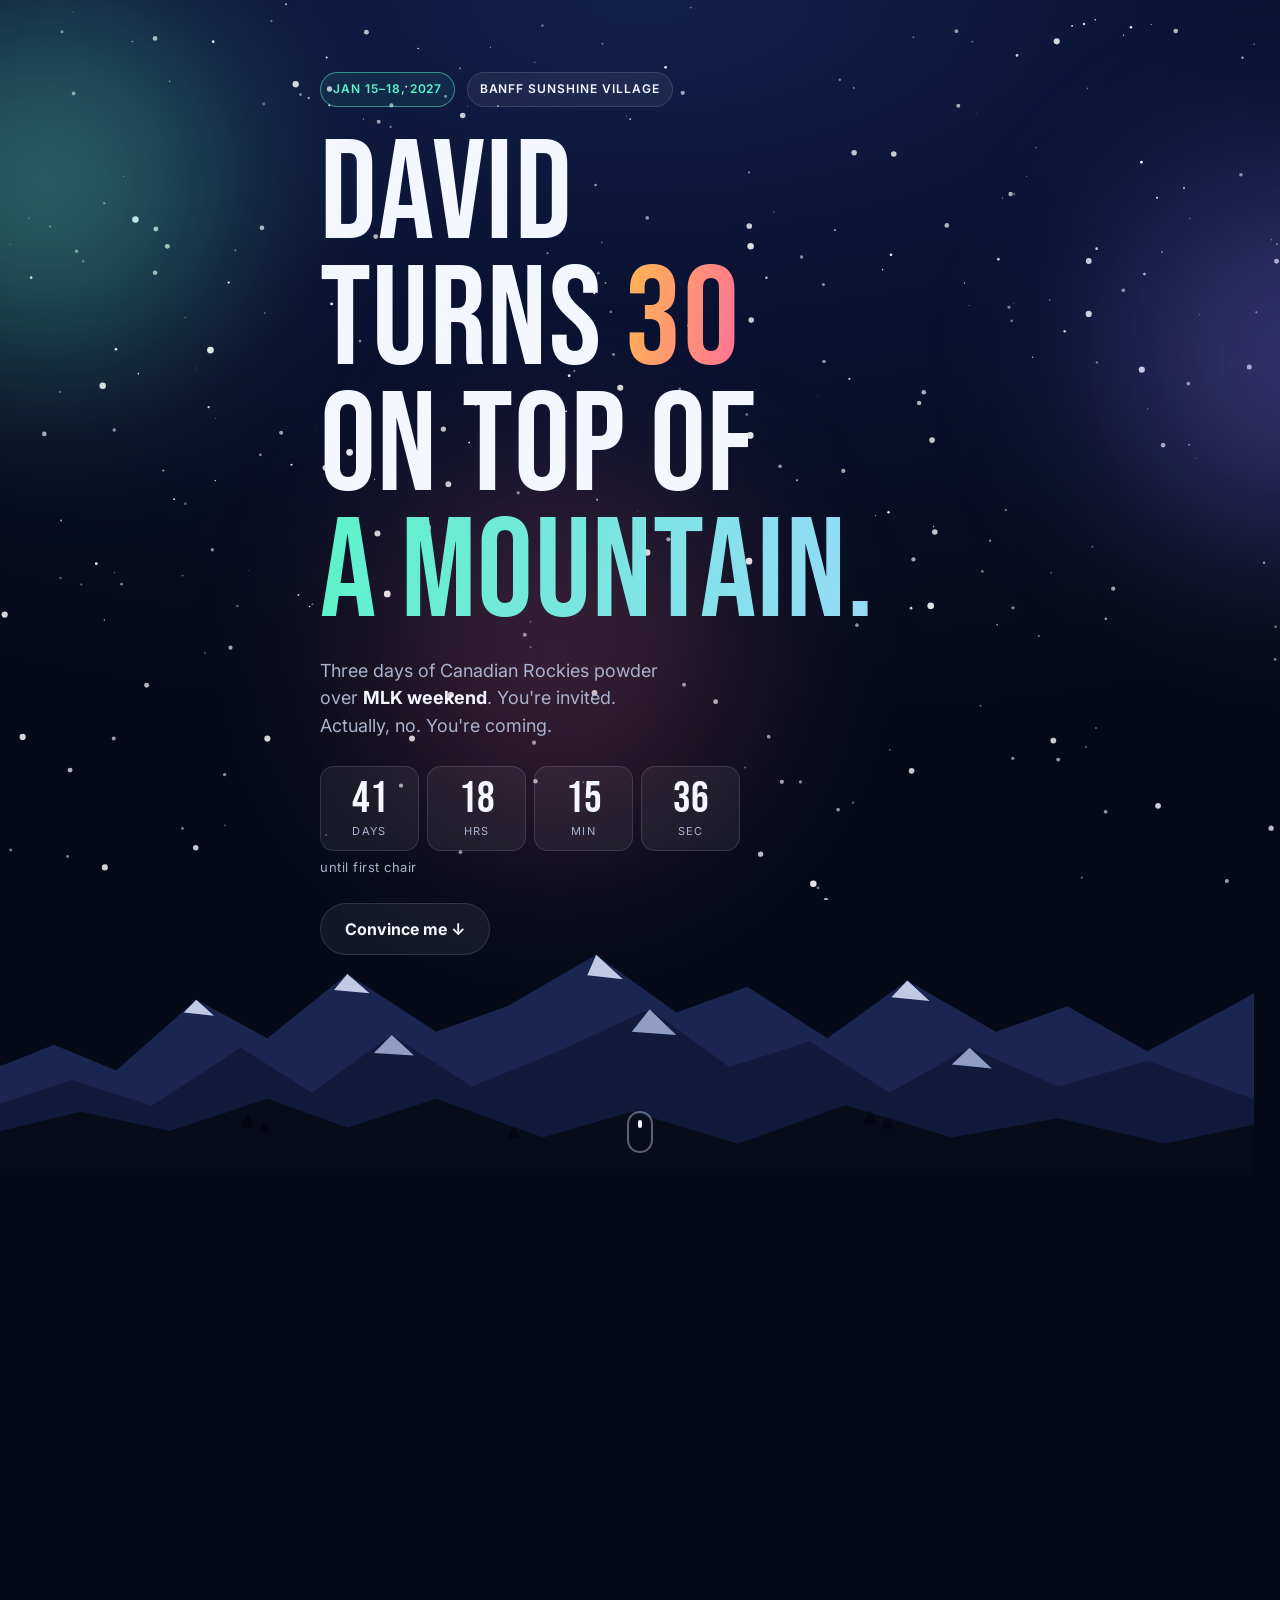
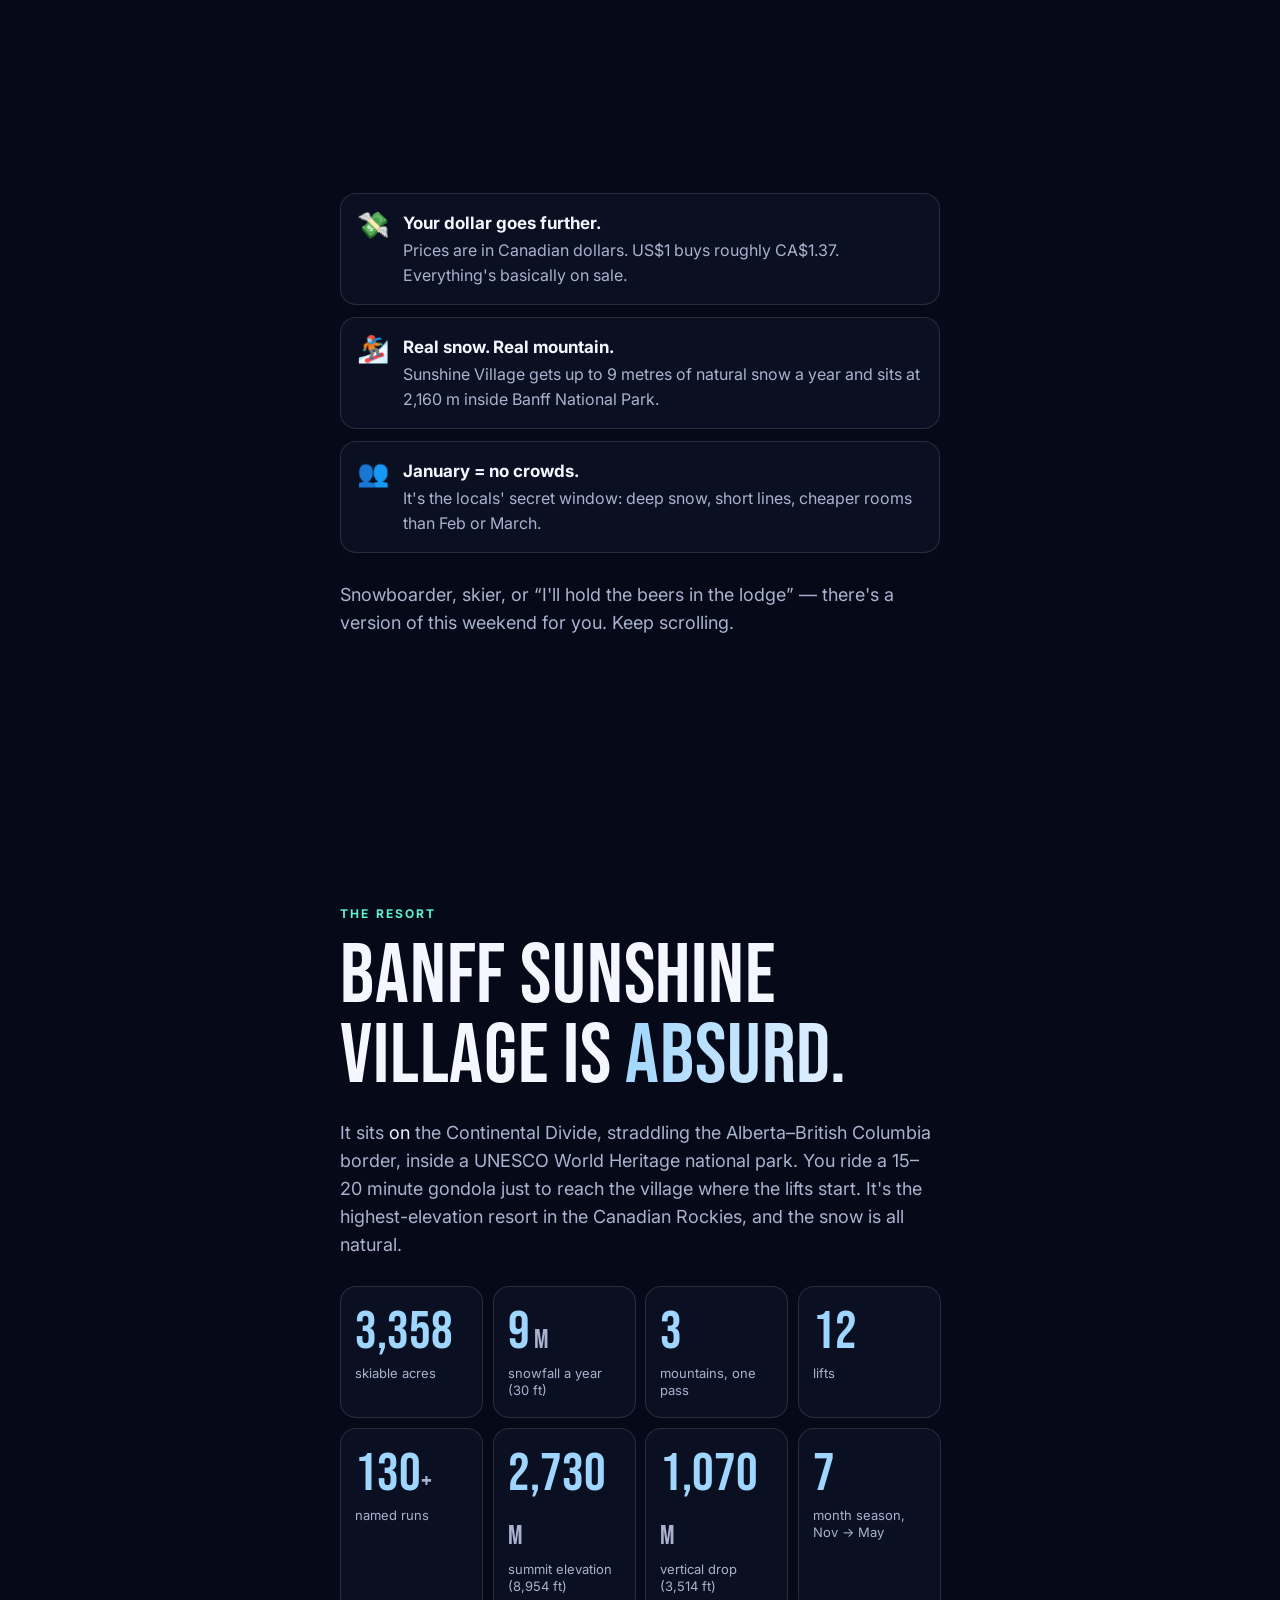
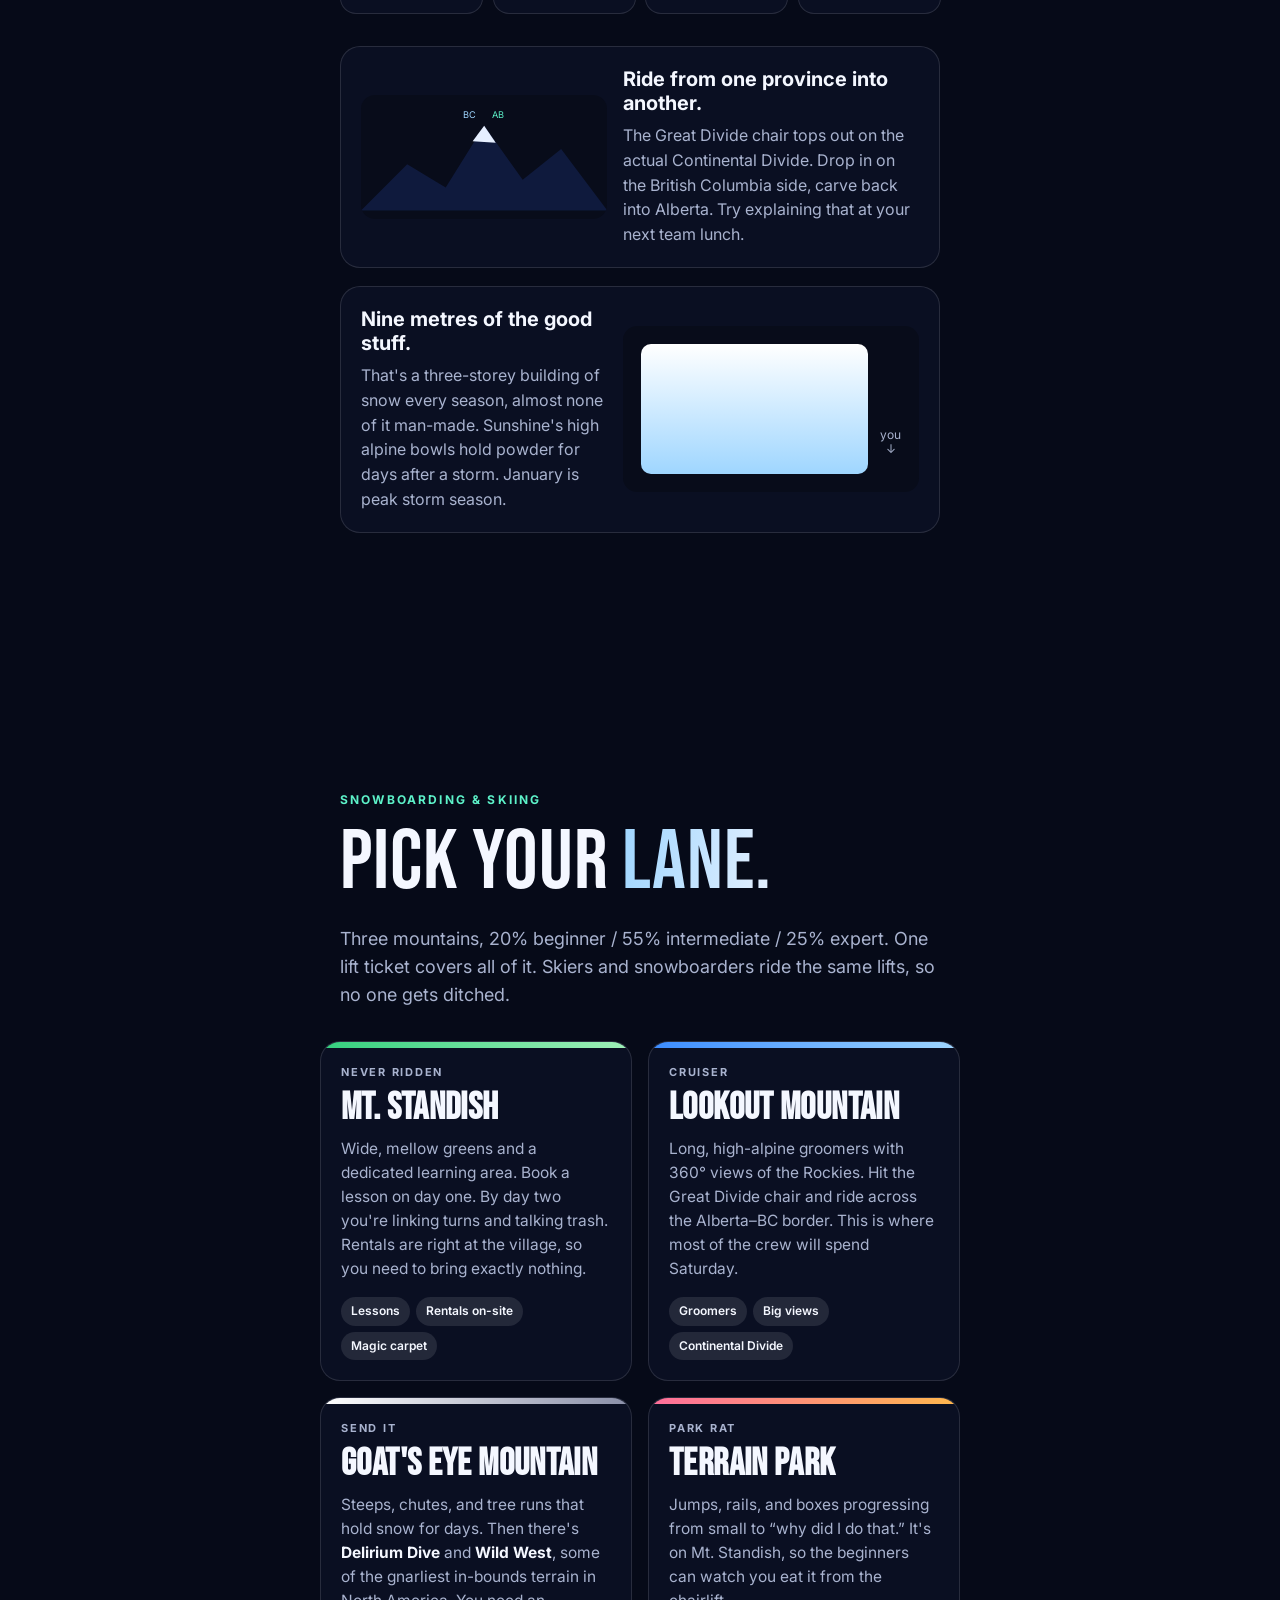
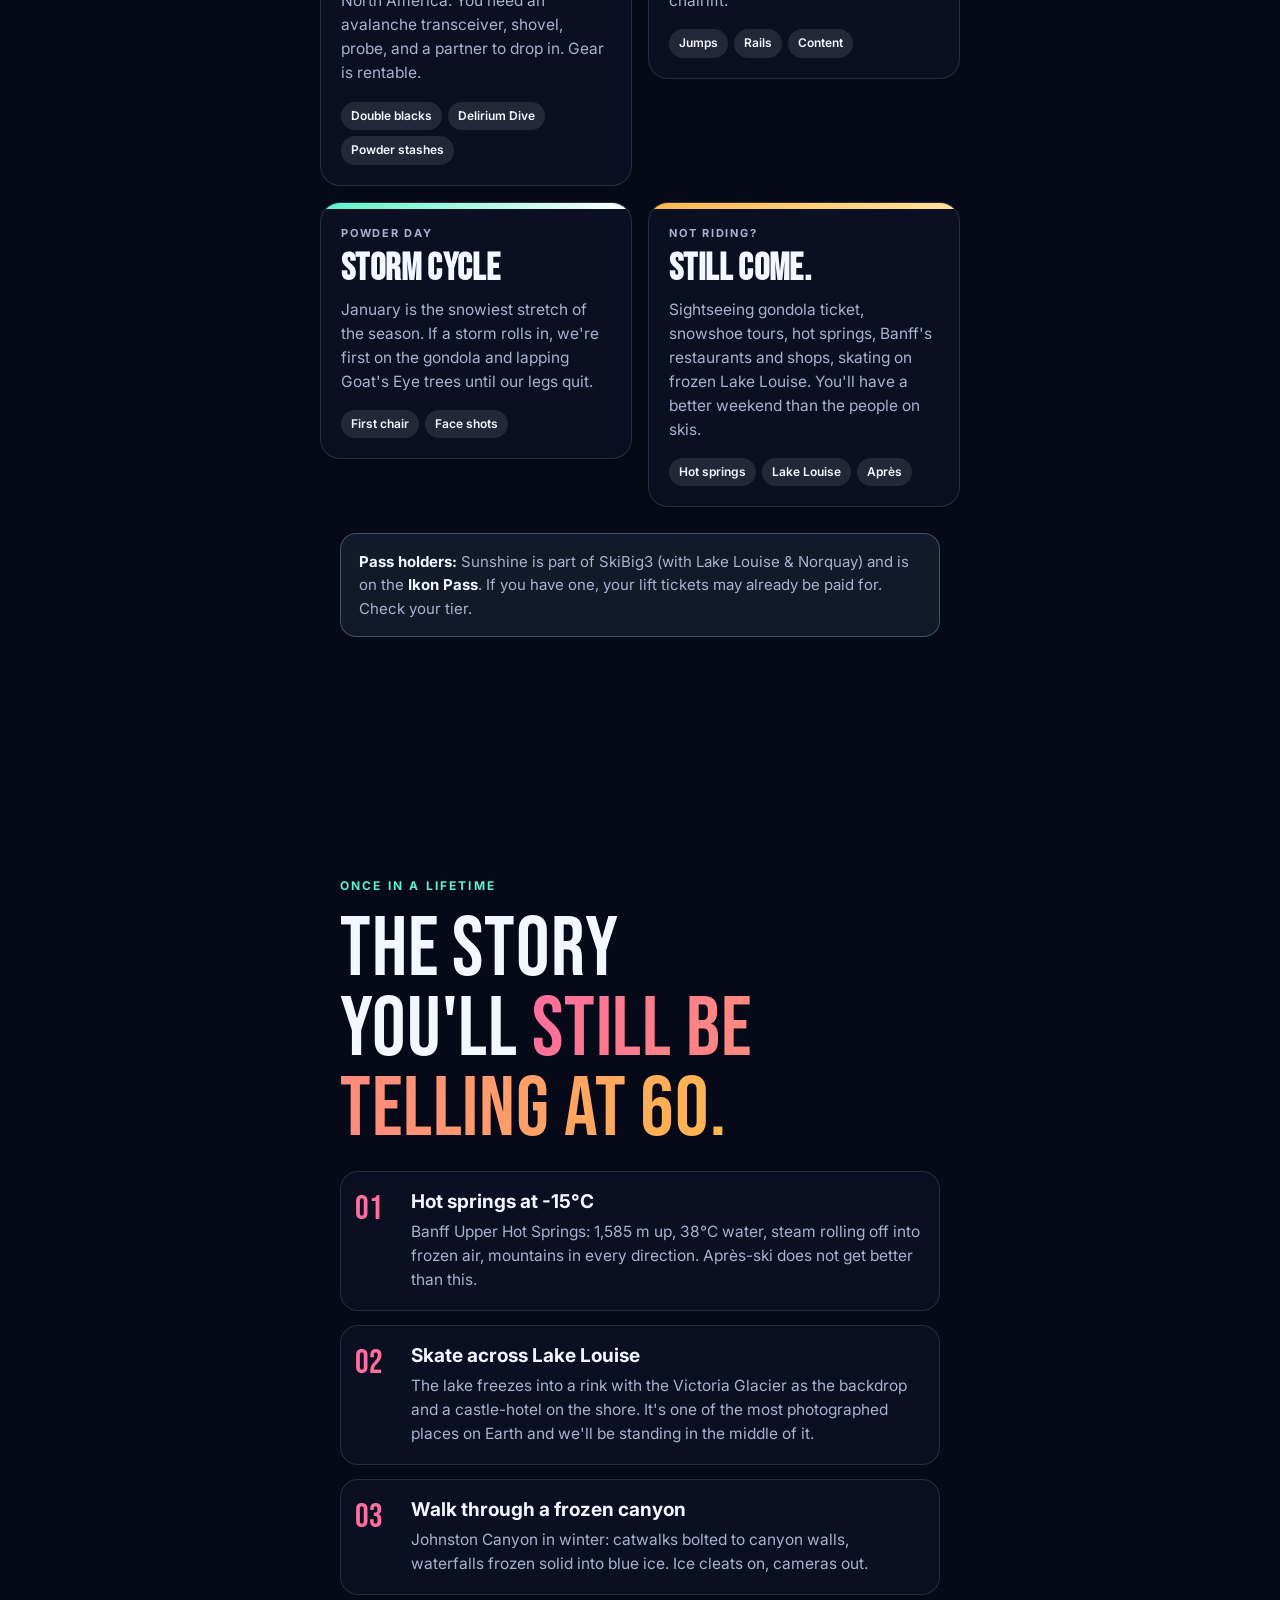
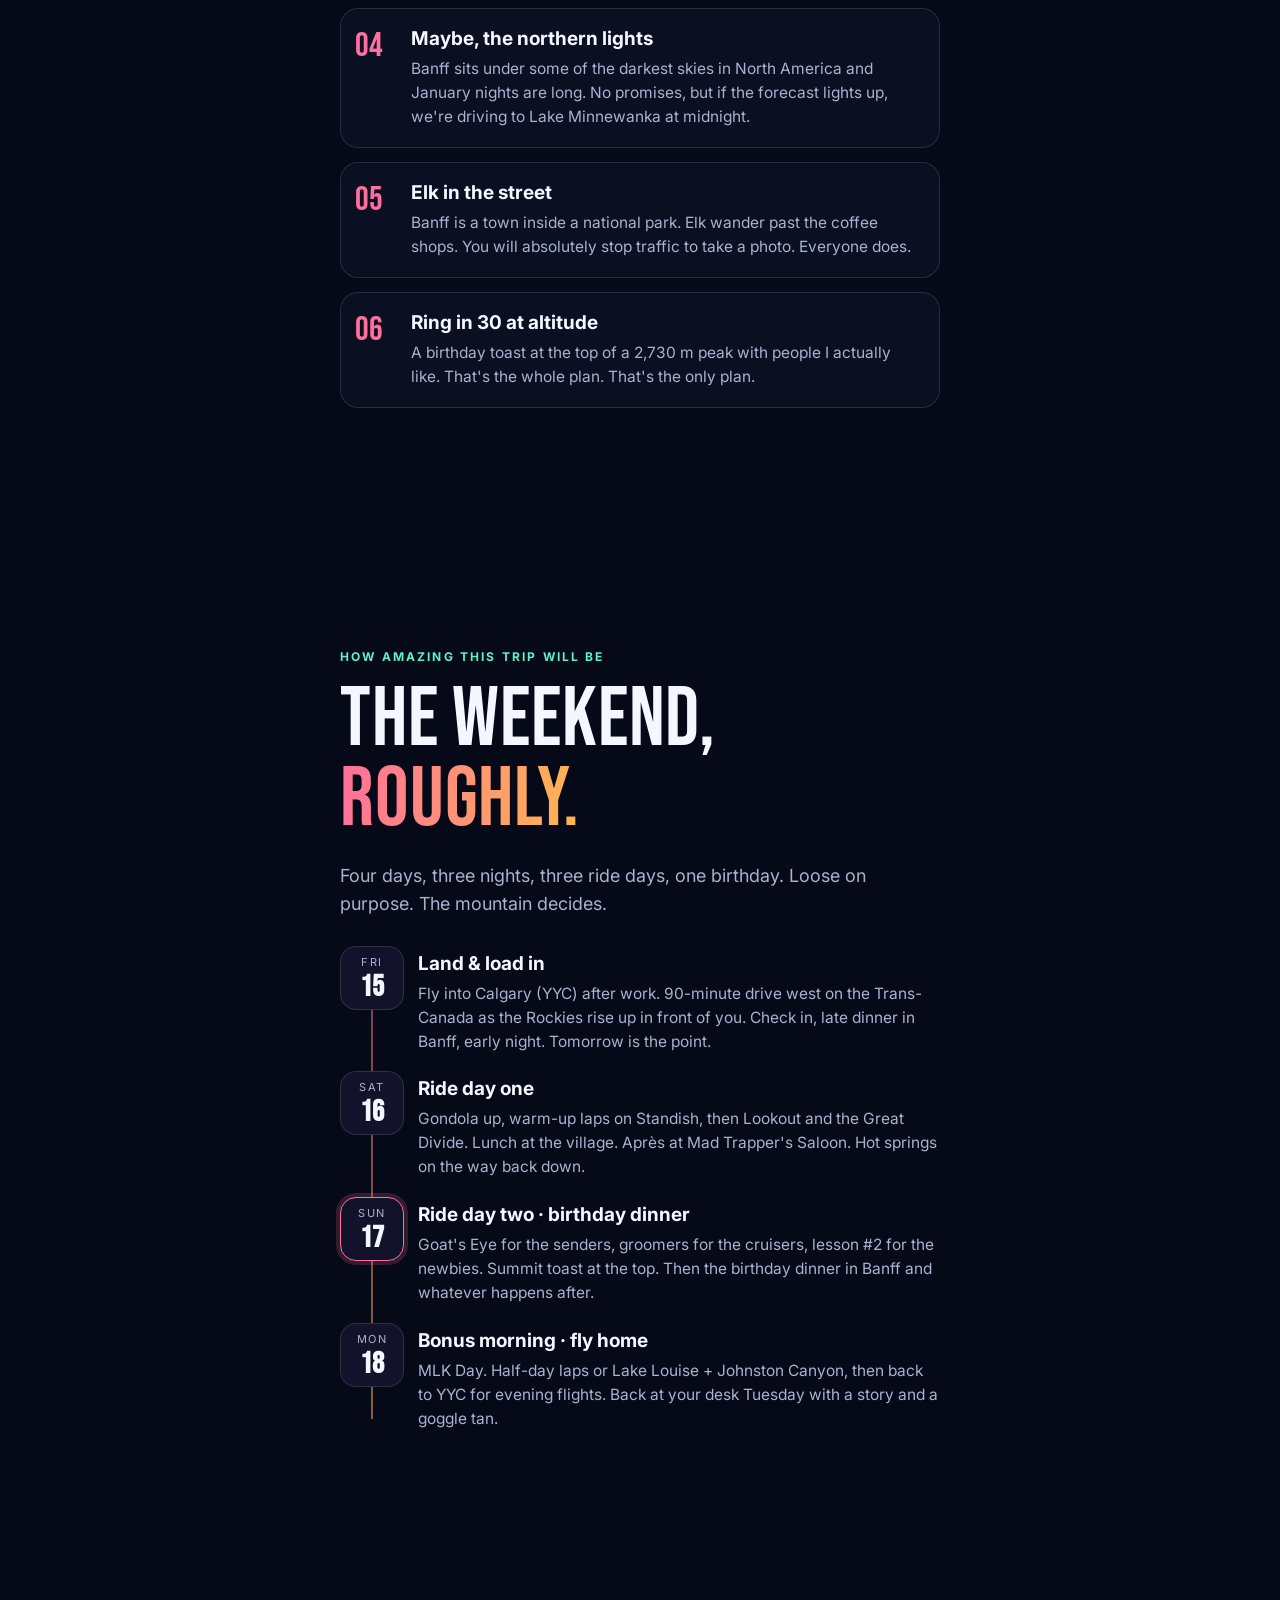
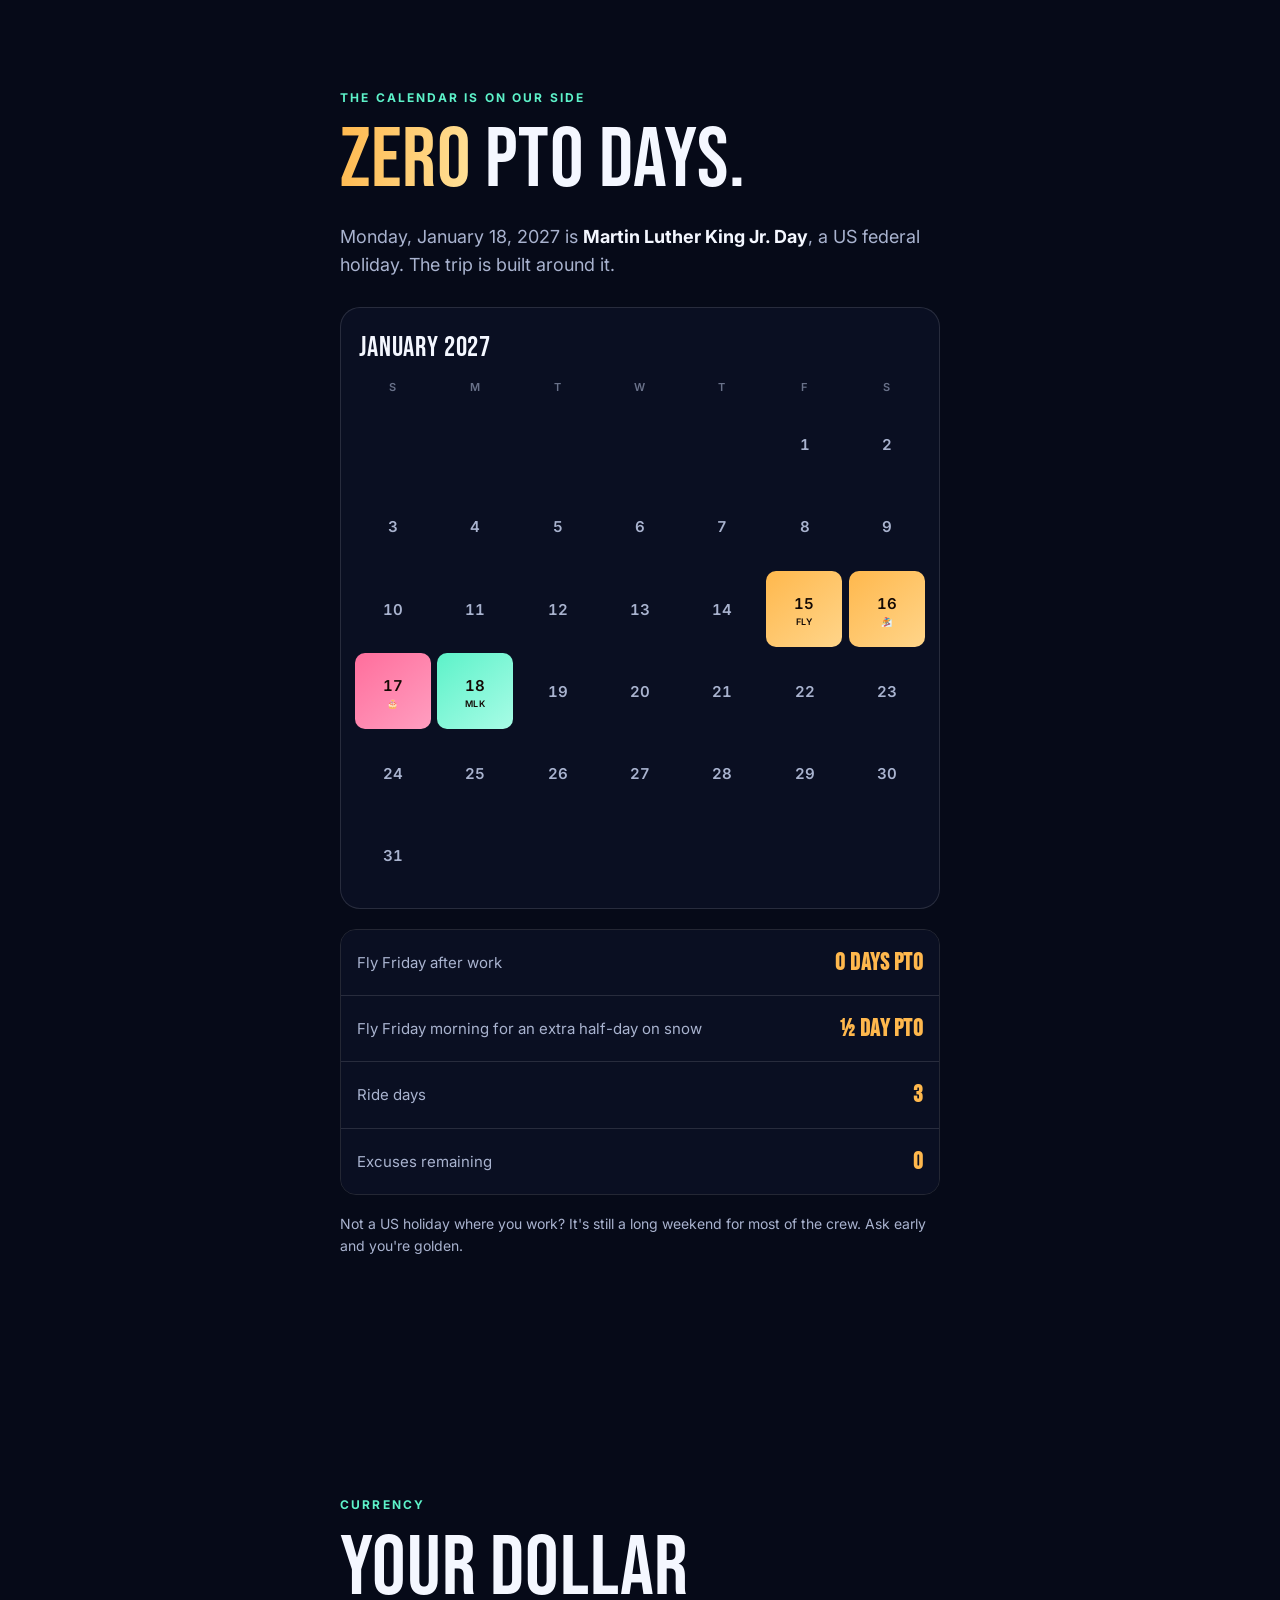
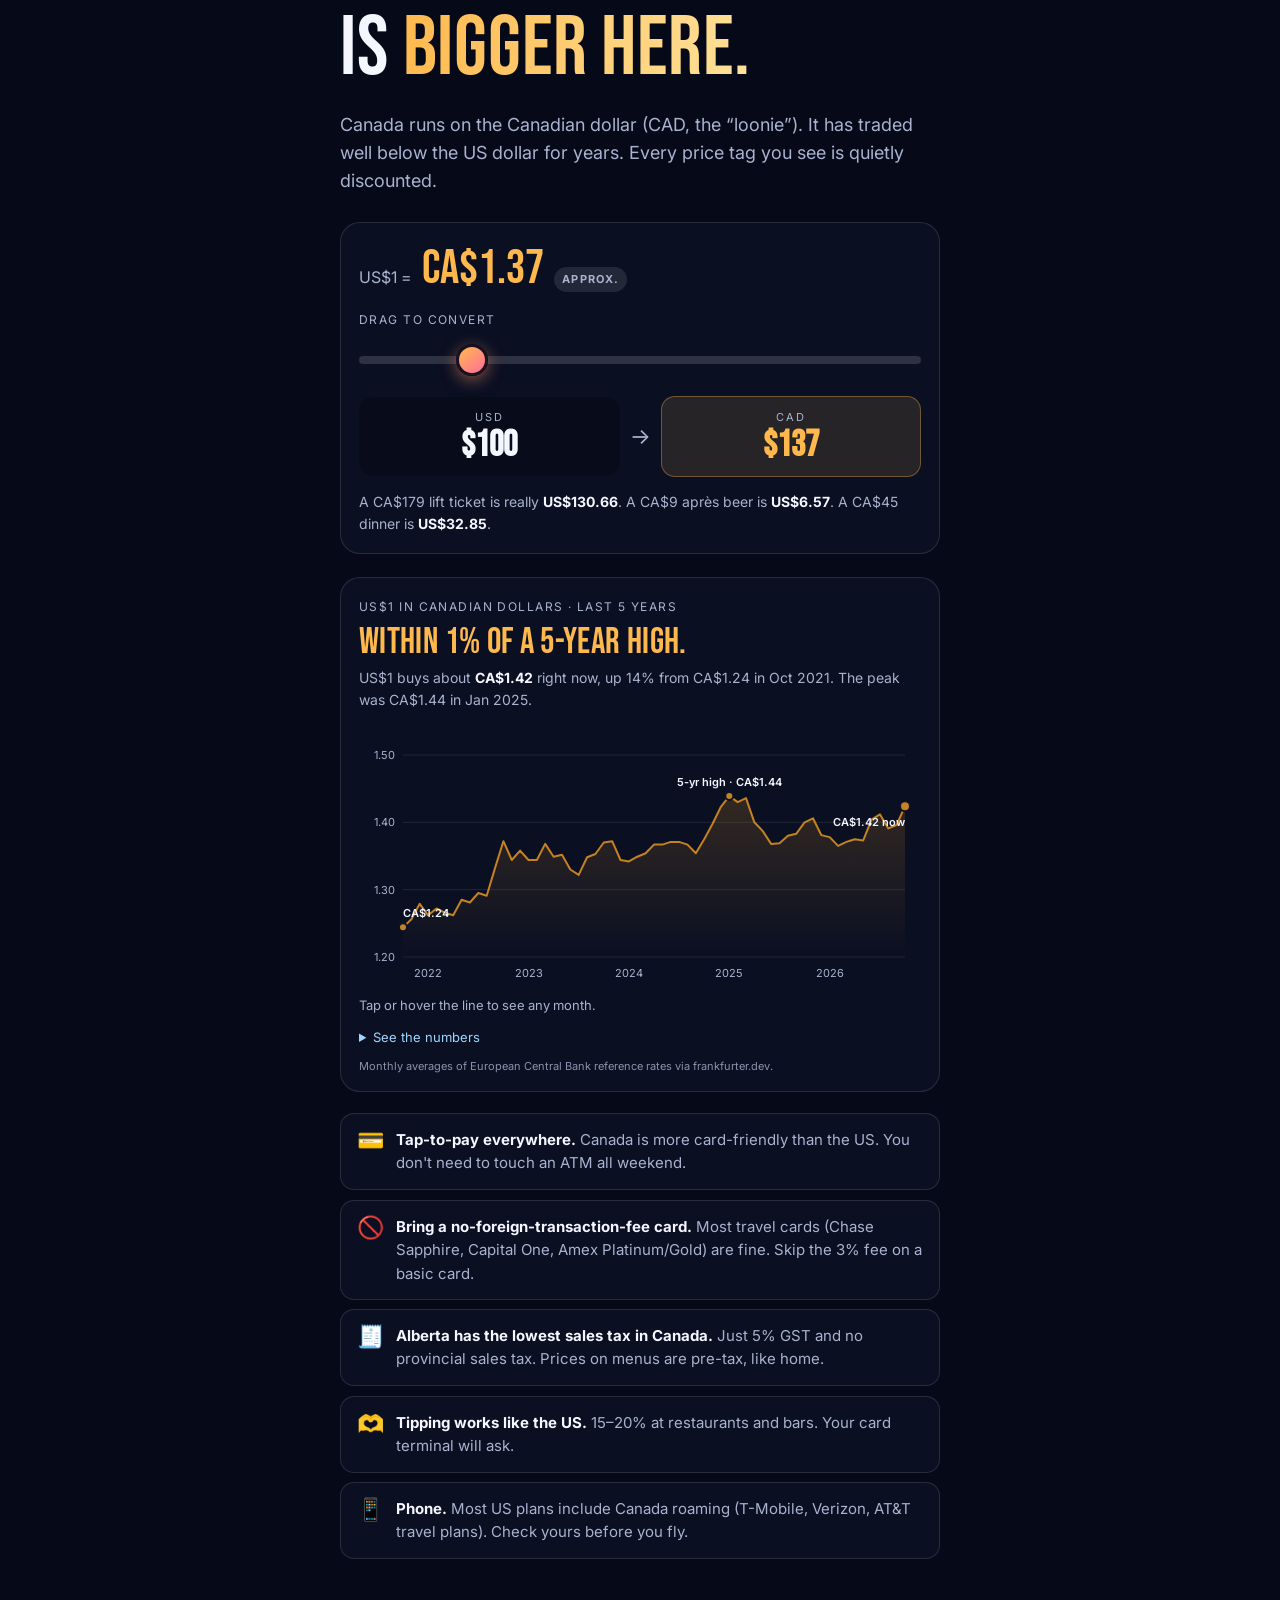
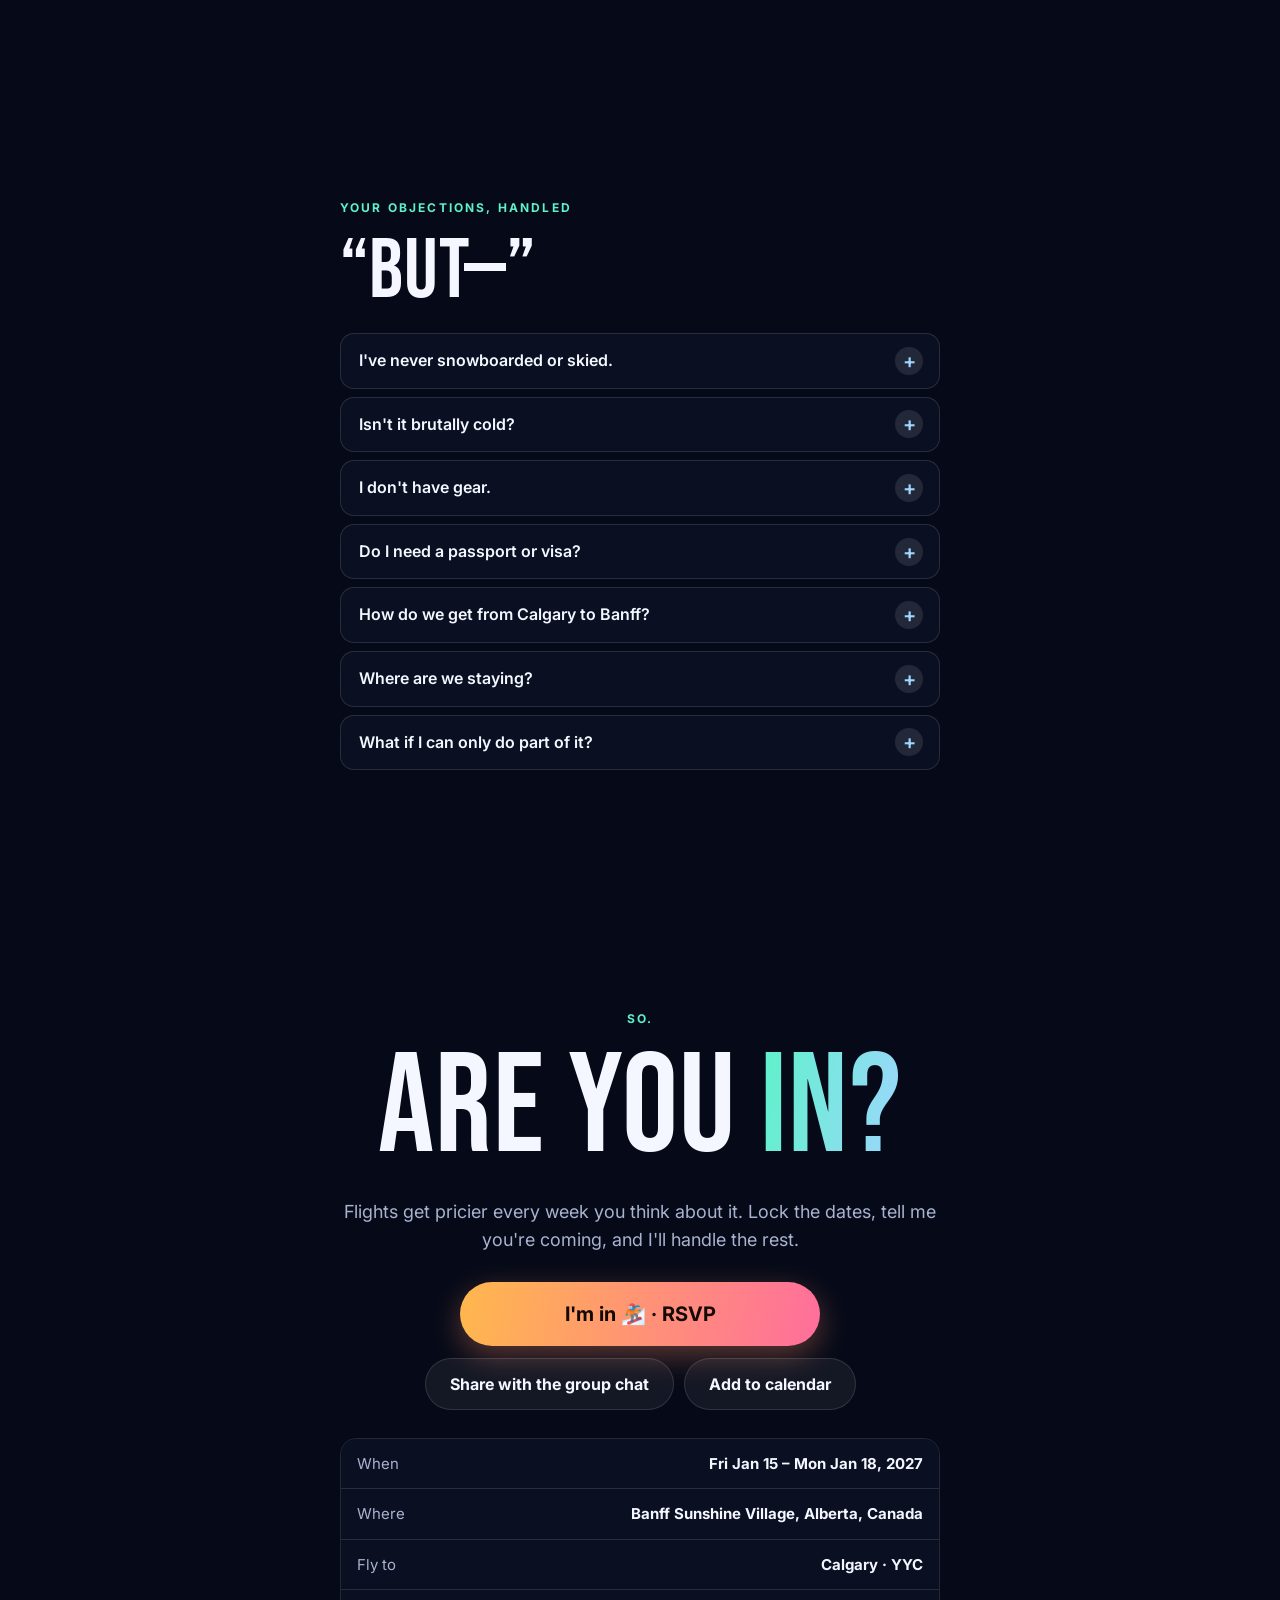
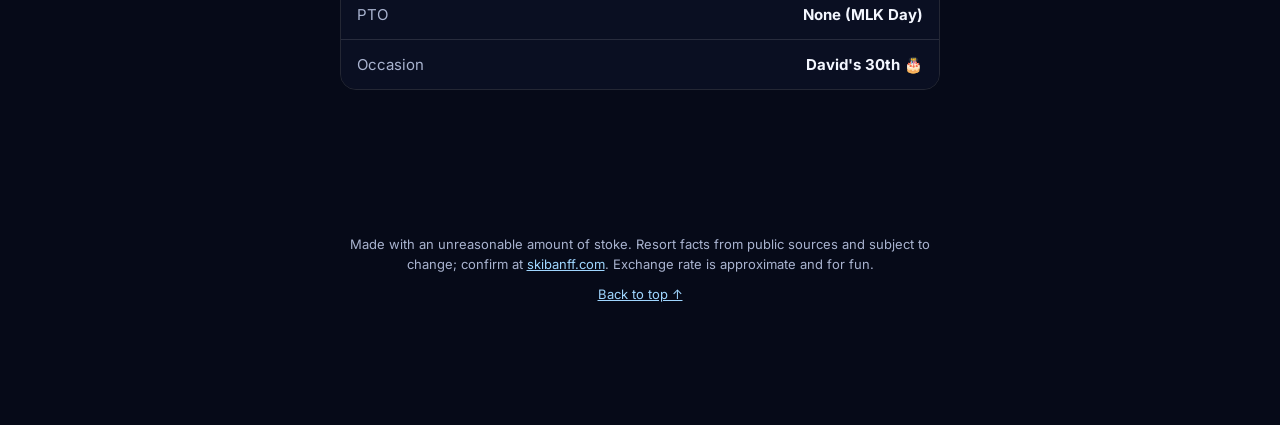
<file: index.html>
<!DOCTYPE html>
<html lang="en">
<head>
  <meta charset="utf-8">
  <meta name="viewport" content="width=device-width, initial-scale=1, viewport-fit=cover">
  <title>David Turns 30 on a Mountain · Banff Sunshine Village · Jan 15–18, 2027</title>
  <meta name="description" content="Three days of Canadian Rockies powder over MLK weekend for David's 30th. Zero PTO, a stronger dollar, and one of the best snow resorts in North America. You're invited.">
  <meta name="theme-color" content="#060a18">
  <meta name="color-scheme" content="dark">

  <!-- Link previews (iMessage / WhatsApp / Slack) -->
  <meta property="og:type" content="website">
  <meta property="og:title" content="David turns 30 on a mountain. You're coming.">
  <meta property="og:description" content="Banff Sunshine Village · Jan 15–18, 2027 · MLK weekend · Zero PTO · A stronger dollar · Nine metres of snow.">
  <meta property="og:url" content="https://itsdzhang.github.io/turning-30/">
  <meta property="og:image" content="https://itsdzhang.github.io/turning-30/assets/og.png">
  <meta property="og:image:width" content="1200">
  <meta property="og:image:height" content="630">
  <meta name="twitter:card" content="summary_large_image">
  <meta name="twitter:title" content="David turns 30 on a mountain. You're coming.">
  <meta name="twitter:description" content="Banff Sunshine Village · Jan 15–18, 2027 · MLK weekend · Zero PTO.">
  <meta name="twitter:image" content="https://itsdzhang.github.io/turning-30/assets/og.png">

  <link rel="icon" href="assets/favicon.svg" type="image/svg+xml">
  <link rel="apple-touch-icon" href="assets/apple-touch-icon.png">
  <link rel="manifest" href="manifest.webmanifest">

  <link rel="preconnect" href="https://fonts.googleapis.com">
  <link rel="preconnect" href="https://fonts.gstatic.com" crossorigin>
  <link href="https://fonts.googleapis.com/css2?family=Bebas+Neue&family=Inter:wght@400;500;600;700&display=swap" rel="stylesheet">
  <link rel="stylesheet" href="styles.css">
</head>
<body data-scene="night">

  <!-- Fixed backdrop layers -->
  <div class="sky" aria-hidden="true">
    <div class="sky__layer sky__layer--night"></div>
    <div class="sky__layer sky__layer--alpine"></div>
    <div class="sky__layer sky__layer--dawn"></div>
    <div class="sky__layer sky__layer--gold"></div>
  </div>
  <canvas id="snow" class="snow" aria-hidden="true"></canvas>
  <div class="progress" aria-hidden="true"><span id="progressBar"></span></div>

  <main id="top">

    <!-- ============ HERO ============ -->
    <header class="hero" id="hero" data-scene="night">
      <div class="aurora" aria-hidden="true">
        <span class="aurora__blob aurora__blob--a"></span>
        <span class="aurora__blob aurora__blob--b"></span>
        <span class="aurora__blob aurora__blob--c"></span>
      </div>

      <div class="hero__content">
        <p class="eyebrow hero__eyebrow">
          <span class="chip chip--teal">Jan 15–18, 2027</span>
          <span class="chip">Banff Sunshine Village</span>
        </p>
        <h1 class="hero__title">
          <span class="hero__line">David</span>
          <span class="hero__line">turns <em>30</em></span>
          <span class="hero__line">on top of</span>
          <span class="hero__line hero__line--accent">a mountain.</span>
        </h1>
        <p class="hero__sub">
          Three days of Canadian Rockies powder over <strong>MLK weekend</strong>.
          You're invited. Actually, no. You're coming.
        </p>

        <div class="countdown" id="countdown" role="timer" aria-live="off" aria-label="Countdown to the trip">
          <div class="countdown__cell"><span class="countdown__num" data-cd="d">—</span><span class="countdown__lbl">days</span></div>
          <div class="countdown__cell"><span class="countdown__num" data-cd="h">—</span><span class="countdown__lbl">hrs</span></div>
          <div class="countdown__cell"><span class="countdown__num" data-cd="m">—</span><span class="countdown__lbl">min</span></div>
          <div class="countdown__cell"><span class="countdown__num" data-cd="s">—</span><span class="countdown__lbl">sec</span></div>
        </div>
        <p class="countdown__until">until first chair</p>

        <a class="btn btn--ghost hero__cta" href="#pitch">Convince me ↓</a>
      </div>

      <!-- Parallax mountains -->
      <div class="mountains" aria-hidden="true">
        <svg class="mtn mtn--back" data-depth="0.12" viewBox="0 0 1440 420" preserveAspectRatio="none">
          <path d="M0 420V300L90 250L160 290L250 180L330 240L420 140L520 230L600 190L700 110L790 200L870 160L960 240L1050 150L1150 230L1230 190L1320 260L1440 170V420Z" fill="#1a2550"/>
          <path d="M700 110L730 148L690 142Z M420 140L445 170L405 165Z M1050 150L1075 182L1032 176Z M250 180L270 205L236 200Z" fill="#dfe8ff" opacity=".85"/>
        </svg>
        <svg class="mtn mtn--mid" data-depth="0.28" viewBox="0 0 1440 420" preserveAspectRatio="none">
          <path d="M0 420V330L110 280L200 320L300 230L380 300L470 210L560 290L650 240L760 170L850 260L940 220L1030 300L1120 230L1220 290L1320 250L1440 310V420Z" fill="#111a3a"/>
          <path d="M760 170L790 210L740 205Z M470 210L495 242L450 238Z M1120 230L1145 262L1100 256Z" fill="#c8d6ff" opacity=".7"/>
        </svg>
        <svg class="mtn mtn--front" data-depth="0.5" viewBox="0 0 1440 420" preserveAspectRatio="none">
          <path d="M0 420V360L120 320L220 350L330 300L420 345L520 300L640 360L740 320L860 370L980 310L1100 360L1220 330L1340 370L1440 340V420Z" fill="#070b1a"/>
          <!-- tiny trees -->
          <g fill="#040710">
            <path d="M300 345l8-22 8 22Z M320 352l7-18 7 18Z M1000 340l8-22 8 22Z M1020 346l7-18 7 18Z M600 362l7-18 7 18Z"/>
          </g>
        </svg>
      </div>

      <div class="scrollcue" aria-hidden="true"><span></span></div>
    </header>

    <!-- ============ THE PITCH ============ -->
    <section class="section section--pitch" id="pitch" data-scene="night">
      <div class="wrap">
        <p class="eyebrow reveal">The deal, in 20 seconds</p>
        <h2 class="display reveal" style="--d:.05s">Thirty only happens once.<br><span class="grad">Let's not do it at a bar.</span></h2>

        <ul class="punch">
          <li class="punch__item reveal" style="--d:.1s">
            <span class="punch__icon">🗓️</span>
            <div><strong>Zero PTO.</strong> Monday Jan 18 is Martin Luther King Jr. Day. Fly out Friday after work, land Monday night.</div>
          </li>
          <li class="punch__item reveal" style="--d:.18s">
            <span class="punch__icon">💸</span>
            <div><strong>Your dollar goes further.</strong> Prices are in Canadian dollars. US$1 buys roughly <span data-rate-inline>CA$1.37</span>. Everything's basically on sale.</div>
          </li>
          <li class="punch__item reveal" style="--d:.26s">
            <span class="punch__icon">🏂</span>
            <div><strong>Real snow. Real mountain.</strong> Sunshine Village gets up to 9 metres of natural snow a year and sits at 2,160 m inside Banff National Park.</div>
          </li>
          <li class="punch__item reveal" style="--d:.34s">
            <span class="punch__icon">👥</span>
            <div><strong>January = no crowds.</strong> It's the locals' secret window: deep snow, short lines, cheaper rooms than Feb or March.</div>
          </li>
        </ul>

        <p class="lede reveal" style="--d:.4s">
          Snowboarder, skier, or “I'll hold the beers in the lodge” — there's a version of this weekend for you. Keep scrolling.
        </p>
      </div>
    </section>

    <!-- ============ THE MOUNTAIN ============ -->
    <section class="section section--mountain" id="mountain" data-scene="alpine">
      <div class="wrap">
        <p class="eyebrow reveal">The resort</p>
        <h2 class="display reveal" style="--d:.05s">Banff Sunshine Village is <span class="grad grad--ice">absurd.</span></h2>
        <p class="lede reveal" style="--d:.1s">
          It sits <em>on</em> the Continental Divide, straddling the Alberta–British Columbia border, inside a UNESCO World Heritage national park.
          You ride a 15–20 minute gondola just to reach the village where the lifts start. It's the highest-elevation resort in the Canadian Rockies, and the snow is all natural.
        </p>

        <div class="stats">
          <div class="stat reveal" style="--d:.05s"><span class="stat__num"><span data-count="3358" data-format="comma">0</span></span><span class="stat__lbl">skiable acres</span></div>
          <div class="stat reveal" style="--d:.1s"><span class="stat__num"><span data-count="9">0</span><small> m</small></span><span class="stat__lbl">snowfall a year (30 ft)</span></div>
          <div class="stat reveal" style="--d:.15s"><span class="stat__num"><span data-count="3">0</span></span><span class="stat__lbl">mountains, one pass</span></div>
          <div class="stat reveal" style="--d:.2s"><span class="stat__num"><span data-count="12">0</span></span><span class="stat__lbl">lifts</span></div>
          <div class="stat reveal" style="--d:.25s"><span class="stat__num"><span data-count="130">0</span><small>+</small></span><span class="stat__lbl">named runs</span></div>
          <div class="stat reveal" style="--d:.3s"><span class="stat__num"><span data-count="2730" data-format="comma">0</span><small> m</small></span><span class="stat__lbl">summit elevation (8,954 ft)</span></div>
          <div class="stat reveal" style="--d:.35s"><span class="stat__num"><span data-count="1070" data-format="comma">0</span><small> m</small></span><span class="stat__lbl">vertical drop (3,514 ft)</span></div>
          <div class="stat reveal" style="--d:.4s"><span class="stat__num"><span data-count="7">0</span></span><span class="stat__lbl">month season, Nov → May</span></div>
        </div>

        <div class="feature reveal" style="--d:.1s">
          <div class="feature__art" aria-hidden="true">
            <svg viewBox="0 0 320 160" class="divide">
              <defs>
                <linearGradient id="dg" x1="0" x2="1"><stop offset="0" stop-color="#5df2c9"/><stop offset="1" stop-color="#9fd6ff"/></linearGradient>
              </defs>
              <path d="M0 150 L60 90 L110 120 L160 40 L210 110 L260 70 L320 150 Z" fill="#0f1a3d"/>
              <path d="M160 40 L175 62 L145 60 Z" fill="#e6efff"/>
              <path class="divide__line" d="M160 40 V160" stroke="url(#dg)" stroke-width="2" stroke-dasharray="6 6"/>
              <text x="150" y="30" text-anchor="end" fill="#9fd6ff" font-size="12" font-family="Inter">BC</text>
              <text x="170" y="30" text-anchor="start" fill="#5df2c9" font-size="12" font-family="Inter">AB</text>
            </svg>
          </div>
          <div class="feature__body">
            <h3>Ride from one province into another.</h3>
            <p>The Great Divide chair tops out on the actual Continental Divide. Drop in on the British Columbia side, carve back into Alberta. Try explaining that at your next team lunch.</p>
          </div>
        </div>

        <div class="feature feature--flip reveal" style="--d:.1s">
          <div class="feature__art feature__art--snow" aria-hidden="true">
            <div class="snowmeter">
              <div class="snowmeter__bar"><span></span></div>
              <div class="snowmeter__you">you<br>↓</div>
            </div>
          </div>
          <div class="feature__body">
            <h3>Nine metres of the good stuff.</h3>
            <p>That's a three-storey building of snow every season, almost none of it man-made. Sunshine's high alpine bowls hold powder for days after a storm. January is peak storm season.</p>
          </div>
        </div>
      </div>
    </section>

    <!-- ============ RIDE OR SKI ============ -->
    <section class="section section--terrain" id="terrain" data-scene="alpine">
      <div class="wrap">
        <p class="eyebrow reveal">Snowboarding &amp; skiing</p>
        <h2 class="display reveal" style="--d:.05s">Pick your <span class="grad grad--ice">lane.</span></h2>
        <p class="lede reveal" style="--d:.1s">Three mountains, 20% beginner / 55% intermediate / 25% expert. One lift ticket covers all of it. Skiers and snowboarders ride the same lifts, so no one gets ditched.</p>
        <p class="swipe-hint reveal" style="--d:.15s" aria-hidden="true">swipe →</p>
      </div>

      <div class="rail reveal" style="--d:.15s" tabindex="0" aria-label="Terrain options, scroll horizontally">
        <article class="card card--green">
          <div class="card__tag">Never ridden</div>
          <h3>Mt. Standish</h3>
          <p>Wide, mellow greens and a dedicated learning area. Book a lesson on day one. By day two you're linking turns and talking trash. Rentals are right at the village, so you need to bring exactly nothing.</p>
          <div class="card__pill-row"><span class="pill">Lessons</span><span class="pill">Rentals on-site</span><span class="pill">Magic carpet</span></div>
        </article>
        <article class="card card--blue">
          <div class="card__tag">Cruiser</div>
          <h3>Lookout Mountain</h3>
          <p>Long, high-alpine groomers with 360° views of the Rockies. Hit the Great Divide chair and ride across the Alberta–BC border. This is where most of the crew will spend Saturday.</p>
          <div class="card__pill-row"><span class="pill">Groomers</span><span class="pill">Big views</span><span class="pill">Continental Divide</span></div>
        </article>
        <article class="card card--black">
          <div class="card__tag">Send it</div>
          <h3>Goat's Eye Mountain</h3>
          <p>Steeps, chutes, and tree runs that hold snow for days. Then there's <strong>Delirium Dive</strong> and <strong>Wild West</strong>, some of the gnarliest in-bounds terrain in North America. You need an avalanche transceiver, shovel, probe, and a partner to drop in. Gear is rentable.</p>
          <div class="card__pill-row"><span class="pill">Double blacks</span><span class="pill">Delirium Dive</span><span class="pill">Powder stashes</span></div>
        </article>
        <article class="card card--park">
          <div class="card__tag">Park rat</div>
          <h3>Terrain Park</h3>
          <p>Jumps, rails, and boxes progressing from small to “why did I do that.” It's on Mt. Standish, so the beginners can watch you eat it from the chairlift.</p>
          <div class="card__pill-row"><span class="pill">Jumps</span><span class="pill">Rails</span><span class="pill">Content</span></div>
        </article>
        <article class="card card--powder">
          <div class="card__tag">Powder day</div>
          <h3>Storm cycle</h3>
          <p>January is the snowiest stretch of the season. If a storm rolls in, we're first on the gondola and lapping Goat's Eye trees until our legs quit.</p>
          <div class="card__pill-row"><span class="pill">First chair</span><span class="pill">Face shots</span></div>
        </article>
        <article class="card card--chill">
          <div class="card__tag">Not riding?</div>
          <h3>Still come.</h3>
          <p>Sightseeing gondola ticket, snowshoe tours, hot springs, Banff's restaurants and shops, skating on frozen Lake Louise. You'll have a better weekend than the people on skis.</p>
          <div class="card__pill-row"><span class="pill">Hot springs</span><span class="pill">Lake Louise</span><span class="pill">Après</span></div>
        </article>
      </div>

      <div class="wrap">
        <div class="note reveal">
          <strong>Pass holders:</strong> Sunshine is part of SkiBig3 (with Lake Louise &amp; Norquay) and is on the <strong>Ikon Pass</strong>. If you have one, your lift tickets may already be paid for. Check your tier.
        </div>
      </div>
    </section>

    <!-- ============ ONCE IN A LIFETIME ============ -->
    <section class="section section--once" id="once" data-scene="dawn">
      <div class="wrap">
        <p class="eyebrow reveal">Once in a lifetime</p>
        <h2 class="display reveal" style="--d:.05s">The story you'll <span class="grad grad--warm">still be telling at 60.</span></h2>

        <ol class="moments">
          <li class="moment reveal" style="--d:.05s">
            <span class="moment__num">01</span>
            <div>
              <h3>Hot springs at -15°C</h3>
              <p>Banff Upper Hot Springs: 1,585 m up, 38°C water, steam rolling off into frozen air, mountains in every direction. Après-ski does not get better than this.</p>
            </div>
          </li>
          <li class="moment reveal" style="--d:.1s">
            <span class="moment__num">02</span>
            <div>
              <h3>Skate across Lake Louise</h3>
              <p>The lake freezes into a rink with the Victoria Glacier as the backdrop and a castle-hotel on the shore. It's one of the most photographed places on Earth and we'll be standing in the middle of it.</p>
            </div>
          </li>
          <li class="moment reveal" style="--d:.15s">
            <span class="moment__num">03</span>
            <div>
              <h3>Walk through a frozen canyon</h3>
              <p>Johnston Canyon in winter: catwalks bolted to canyon walls, waterfalls frozen solid into blue ice. Ice cleats on, cameras out.</p>
            </div>
          </li>
          <li class="moment reveal" style="--d:.2s">
            <span class="moment__num">04</span>
            <div>
              <h3>Maybe, the northern lights</h3>
              <p>Banff sits under some of the darkest skies in North America and January nights are long. No promises, but if the forecast lights up, we're driving to Lake Minnewanka at midnight.</p>
            </div>
          </li>
          <li class="moment reveal" style="--d:.25s">
            <span class="moment__num">05</span>
            <div>
              <h3>Elk in the street</h3>
              <p>Banff is a town inside a national park. Elk wander past the coffee shops. You will absolutely stop traffic to take a photo. Everyone does.</p>
            </div>
          </li>
          <li class="moment reveal" style="--d:.3s">
            <span class="moment__num">06</span>
            <div>
              <h3>Ring in 30 at altitude</h3>
              <p>A birthday toast at the top of a 2,730 m peak with people I actually like. That's the whole plan. That's the only plan.</p>
            </div>
          </li>
        </ol>
      </div>
    </section>

    <!-- ============ THE WEEKEND ============ -->
    <section class="section section--plan" id="plan" data-scene="dawn">
      <div class="wrap">
        <p class="eyebrow reveal">How amazing this trip will be</p>
        <h2 class="display reveal" style="--d:.05s">The weekend, <span class="grad grad--warm">roughly.</span></h2>
        <p class="lede reveal" style="--d:.1s">Four days, three nights, three ride days, one birthday. Loose on purpose. The mountain decides.</p>

        <ol class="timeline">
          <li class="tl reveal" style="--d:.05s">
            <div class="tl__date"><span>Fri</span><strong>15</strong></div>
            <div class="tl__body">
              <h3>Land &amp; load in</h3>
              <p>Fly into Calgary (YYC) after work. 90-minute drive west on the Trans-Canada as the Rockies rise up in front of you. Check in, late dinner in Banff, early night. Tomorrow is the point.</p>
            </div>
          </li>
          <li class="tl reveal" style="--d:.1s">
            <div class="tl__date"><span>Sat</span><strong>16</strong></div>
            <div class="tl__body">
              <h3>Ride day one</h3>
              <p>Gondola up, warm-up laps on Standish, then Lookout and the Great Divide. Lunch at the village. Après at Mad Trapper's Saloon. Hot springs on the way back down.</p>
            </div>
          </li>
          <li class="tl reveal" style="--d:.15s">
            <div class="tl__date tl__date--bday"><span>Sun</span><strong>17</strong></div>
            <div class="tl__body">
              <h3>Ride day two · birthday dinner</h3>
              <p>Goat's Eye for the senders, groomers for the cruisers, lesson #2 for the newbies. Summit toast at the top. Then the birthday dinner in Banff and whatever happens after.</p>
            </div>
          </li>
          <li class="tl reveal" style="--d:.2s">
            <div class="tl__date"><span>Mon</span><strong>18</strong></div>
            <div class="tl__body">
              <h3>Bonus morning · fly home</h3>
              <p>MLK Day. Half-day laps or Lake Louise + Johnston Canyon, then back to YYC for evening flights. Back at your desk Tuesday with a story and a goggle tan.</p>
            </div>
          </li>
        </ol>
      </div>
    </section>

    <!-- ============ ZERO PTO ============ -->
    <section class="section section--pto" id="pto" data-scene="gold">
      <div class="wrap">
        <p class="eyebrow reveal">The calendar is on our side</p>
        <h2 class="display reveal" style="--d:.05s"><span class="grad grad--gold">Zero</span> PTO days.</h2>
        <p class="lede reveal" style="--d:.1s">Monday, January 18, 2027 is <strong>Martin Luther King Jr. Day</strong>, a US federal holiday. The trip is built around it.</p>

        <div class="calendar reveal" style="--d:.1s" role="img" aria-label="January 2027 calendar with the 15th through 18th highlighted; the 18th is Martin Luther King Jr. Day">
          <div class="calendar__head">January 2027</div>
          <div class="calendar__grid">
            <span class="cal__dow">S</span><span class="cal__dow">M</span><span class="cal__dow">T</span><span class="cal__dow">W</span><span class="cal__dow">T</span><span class="cal__dow">F</span><span class="cal__dow">S</span>
            <span class="cal__pad"></span><span class="cal__pad"></span><span class="cal__pad"></span><span class="cal__pad"></span><span class="cal__pad"></span>
            <span>1</span><span>2</span>
            <span>3</span><span>4</span><span>5</span><span>6</span><span>7</span><span>8</span><span>9</span>
            <span>10</span><span>11</span><span>12</span><span>13</span><span>14</span>
            <span class="cal__trip cal__trip--start">15<small>fly</small></span><span class="cal__trip">16<small>🏂</small></span>
            <span class="cal__trip cal__trip--bday">17<small>🎂</small></span><span class="cal__trip cal__trip--end cal__trip--hol">18<small>MLK</small></span><span>19</span><span>20</span><span>21</span><span>22</span><span>23</span>
            <span>24</span><span>25</span><span>26</span><span>27</span><span>28</span><span>29</span><span>30</span>
            <span>31</span>
          </div>
        </div>

        <div class="pto-math reveal" style="--d:.15s">
          <div class="pto-math__row"><span>Fly Friday after work</span><strong>0 days PTO</strong></div>
          <div class="pto-math__row"><span>Fly Friday morning for an extra half-day on snow</span><strong>½ day PTO</strong></div>
          <div class="pto-math__row"><span>Ride days</span><strong>3</strong></div>
          <div class="pto-math__row"><span>Excuses remaining</span><strong>0</strong></div>
        </div>

        <p class="fine reveal" style="--d:.2s">Not a US holiday where you work? It's still a long weekend for most of the crew. Ask early and you're golden.</p>
      </div>
    </section>

    <!-- ============ CURRENCY ============ -->
    <section class="section section--money" id="money" data-scene="gold">
      <div class="wrap">
        <p class="eyebrow reveal">Currency</p>
        <h2 class="display reveal" style="--d:.05s">Your dollar is <span class="grad grad--gold">bigger here.</span></h2>
        <p class="lede reveal" style="--d:.1s">Canada runs on the Canadian dollar (CAD, the “loonie”). It has traded well below the US dollar for years. Every price tag you see is quietly discounted.</p>

        <div class="fx reveal" style="--d:.1s">
          <div class="fx__rate">
            <span class="fx__label">US$1 =</span>
            <span class="fx__value">CA$<span id="fxRate">1.37</span></span>
            <span class="fx__badge" id="fxBadge">approx.</span>
          </div>

          <label class="fx__slider-label" for="fxSlider">Drag to convert</label>
          <input id="fxSlider" class="fx__slider" type="range" min="10" max="500" step="5" value="100" aria-valuetext="100 US dollars">
          <div class="fx__row">
            <div class="fx__box"><span class="fx__cur">USD</span><strong>$<span id="fxUsd">100</span></strong></div>
            <span class="fx__arrow" aria-hidden="true">→</span>
            <div class="fx__box fx__box--cad"><span class="fx__cur">CAD</span><strong>$<span id="fxCad">137</span></strong></div>
          </div>
          <p class="fx__hint">A CA$<span data-cad-example="179">179</span> lift ticket is really <strong>US$<span data-usd-from="179">131</span></strong>. A CA$<span data-cad-example="9">9</span> après beer is <strong>US$<span data-usd-from="9">6.57</span></strong>. A CA$<span data-cad-example="45">45</span> dinner is <strong>US$<span data-usd-from="45">32.85</span></strong>.</p>
        </div>

        <figure class="fxchart reveal" style="--d:.12s" id="fxChart">
          <figcaption class="fxchart__head">
            <p class="fxchart__eyebrow">US$1 in Canadian dollars · last 5 years</p>
            <p class="fxchart__headline" id="fxChartHeadline">Near a 5-year high.</p>
            <p class="fxchart__sub" id="fxChartSub">US$1 buys about <strong>CA$1.42</strong> right now, up 14% from CA$1.24 five years ago.</p>
          </figcaption>
          <div class="fxchart__plot" id="fxChartPlot" tabindex="0" role="img" aria-labelledby="fxChartHeadline" aria-describedby="fxChartSub fxChartReadout"></div>
          <p class="fxchart__readout" id="fxChartReadout" aria-live="polite">Tap or hover the line to see any month.</p>
          <details class="fxchart__table">
            <summary>See the numbers</summary>
            <table>
              <thead><tr><th scope="col">Month</th><th scope="col">US$1 in CAD</th></tr></thead>
              <tbody id="fxChartTableBody"></tbody>
            </table>
          </details>
          <p class="fxchart__src">Monthly averages of European Central Bank reference rates via frankfurter.dev.</p>
        </figure>

        <ul class="tips">
          <li class="tip reveal" style="--d:.05s"><span class="tip__icon">💳</span><div><strong>Tap-to-pay everywhere.</strong> Canada is more card-friendly than the US. You don't need to touch an ATM all weekend.</div></li>
          <li class="tip reveal" style="--d:.1s"><span class="tip__icon">🚫</span><div><strong>Bring a no-foreign-transaction-fee card.</strong> Most travel cards (Chase Sapphire, Capital One, Amex Platinum/Gold) are fine. Skip the 3% fee on a basic card.</div></li>
          <li class="tip reveal" style="--d:.15s"><span class="tip__icon">🧾</span><div><strong>Alberta has the lowest sales tax in Canada.</strong> Just 5% GST and no provincial sales tax. Prices on menus are pre-tax, like home.</div></li>
          <li class="tip reveal" style="--d:.2s"><span class="tip__icon">🫶</span><div><strong>Tipping works like the US.</strong> 15–20% at restaurants and bars. Your card terminal will ask.</div></li>
          <li class="tip reveal" style="--d:.25s"><span class="tip__icon">📱</span><div><strong>Phone.</strong> Most US plans include Canada roaming (T-Mobile, Verizon, AT&amp;T travel plans). Check yours before you fly.</div></li>
        </ul>
      </div>
    </section>

    <!-- ============ FAQ / OBJECTIONS ============ -->
    <section class="section section--faq" id="faq" data-scene="night">
      <div class="wrap">
        <p class="eyebrow reveal">Your objections, handled</p>
        <h2 class="display reveal" style="--d:.05s">“But—”</h2>

        <div class="faq reveal" style="--d:.1s">
          <details class="faq__item">
            <summary>I've never snowboarded or skied.</summary>
            <div class="faq__body"><p>Perfect. Sunshine's beginner area on Mt. Standish is wide and forgiving, and group lessons run every morning. Rent everything at the village. Day one you'll fall. Day two you'll ride. Day three you'll be insufferable about it.</p></div>
          </details>
          <details class="faq__item">
            <summary>Isn't it brutally cold?</summary>
            <div class="faq__body"><p>It's cold. January at Sunshine is typically -8°C to -18°C (18°F to 0°F), colder on storm days. Solution: layers, a good shell, mittens over gloves, hand warmers, a neck gaiter. The gondola, lodges, and hot springs are all heated. Cold means the snow stays perfect.</p></div>
          </details>
          <details class="faq__item">
            <summary>I don't have gear.</summary>
            <div class="faq__body"><p>Rent a full setup (board/skis, boots, helmet) at the base or in Banff town. Jackets and pants are rentable too. You need to bring base layers, gloves, socks, and goggles or sunglasses.</p></div>
          </details>
          <details class="faq__item">
            <summary>Do I need a passport or visa?</summary>
            <div class="faq__body"><p>You need a valid passport to fly into Canada. US citizens: no visa, no eTA. US green card holders: passport plus green card, no eTA. Other passports: check Canada's eTA/visa requirements. It's a 5-minute online form for most.</p></div>
          </details>
          <details class="faq__item">
            <summary>How do we get from Calgary to Banff?</summary>
            <div class="faq__body"><p>Rent an SUV together (about 90 minutes on a plowed four-lane highway), or take the Banff Airporter shuttle from the terminal. Sunshine's gondola base is 15 minutes past Banff town with free parking and a free shuttle from town.</p></div>
          </details>
          <details class="faq__item">
            <summary>Where are we staying?</summary>
            <div class="faq__body"><p>Depends on headcount. Options: a big Airbnb or hotel in Banff town (restaurants, bars, hot springs nearby), or the Sunshine Mountain Lodge, Banff's only ski-in/ski-out hotel, which is on the mountain itself. Tell me you're in and I'll lock it.</p></div>
          </details>
          <details class="faq__item">
            <summary>What if I can only do part of it?</summary>
            <div class="faq__body"><p>Come for Saturday and Sunday. Fly in Friday night, out Sunday night. Still zero PTO, still two full days on snow, still the birthday dinner.</p></div>
          </details>
        </div>
      </div>
    </section>

    <!-- ============ CTA ============ -->
    <section class="section section--cta" id="cta" data-scene="night">
      <div class="wrap wrap--center">
        <p class="eyebrow reveal">So.</p>
        <h2 class="display display--xl reveal" style="--d:.05s">Are you <span class="grad">in?</span></h2>
        <p class="lede reveal" style="--d:.1s">Flights get pricier every week you think about it. Lock the dates, tell me you're coming, and I'll handle the rest.</p>

        <div class="cta-actions reveal" style="--d:.15s">
          <a class="btn btn--primary btn--xl" id="imIn" href="https://partiful.com/e/mryLE8MtW3r2xopD2bdF?c=_jem1-Ig" target="_blank" rel="noopener">I'm in 🏂 · RSVP</a>
          <div class="cta-actions__row">
            <button class="btn btn--ghost" id="shareBtn" type="button">Share with the group chat</button>
            <a class="btn btn--ghost" href="david-turns-30.ics" download="david-turns-30.ics">Add to calendar</a>
          </div>
        </div>
        <p class="cta-after" id="ctaAfter" hidden>RSVP on Partiful so David can get a headcount. Then go check flights to <strong>YYC, Jan 15–18</strong>.</p>

        <div class="recap reveal" style="--d:.2s">
          <div class="recap__row"><span>When</span><strong>Fri Jan 15 – Mon Jan 18, 2027</strong></div>
          <div class="recap__row"><span>Where</span><strong>Banff Sunshine Village, Alberta, Canada</strong></div>
          <div class="recap__row"><span>Fly to</span><strong>Calgary · YYC</strong></div>
          <div class="recap__row"><span>PTO</span><strong>None (MLK Day)</strong></div>
          <div class="recap__row"><span>Occasion</span><strong>David's 30th 🎂</strong></div>
        </div>
      </div>
    </section>

    <footer class="footer">
      <p>Made with an unreasonable amount of stoke. Resort facts from public sources and subject to change; confirm at <a href="https://www.skibanff.com" rel="noopener" target="_blank">skibanff.com</a>. Exchange rate is approximate and for fun.</p>
      <p><a href="#top">Back to top ↑</a></p>
    </footer>
  </main>

  <!-- Sticky bar -->
  <div class="sticky" id="sticky" aria-hidden="true">
    <div class="sticky__cd"><strong data-cd-days>—</strong> days to go</div>
    <a href="https://partiful.com/e/mryLE8MtW3r2xopD2bdF?c=_jem1-Ig" target="_blank" rel="noopener" class="btn btn--primary btn--sm">I'm in 🏂</a>
  </div>

  <canvas id="confetti" class="confetti" aria-hidden="true"></canvas>
  <div class="toast" id="toast" role="status" aria-live="polite"></div>

  <script src="app.js" defer></script>
</body>
</html>
</file>
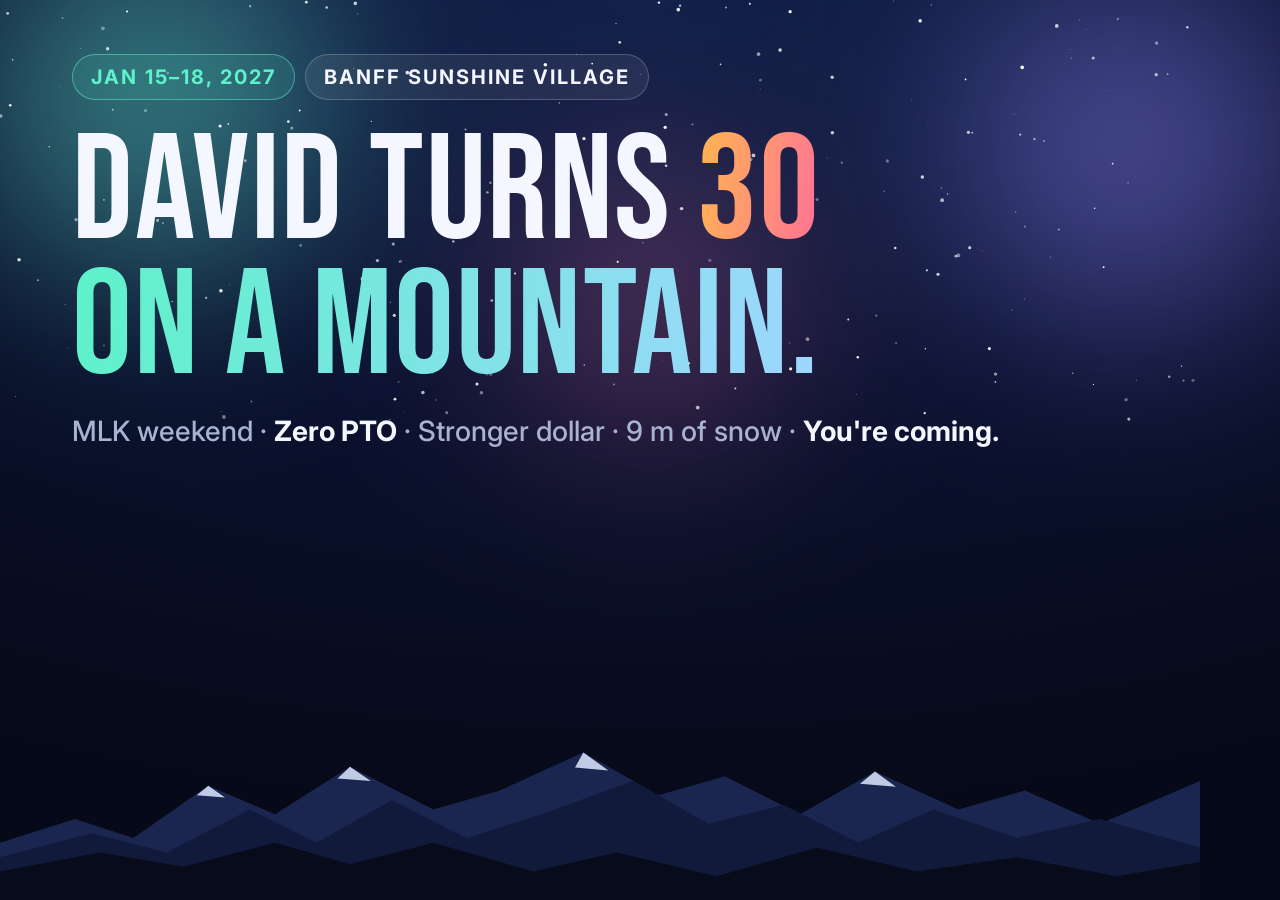
<file: assets/og.html>
<!DOCTYPE html><html><head><meta charset="utf-8">
<link href="https://fonts.googleapis.com/css2?family=Bebas+Neue&family=Inter:wght@500;700&display=swap" rel="stylesheet">
<style>
html,body{margin:0;width:1200px;height:630px;overflow:hidden;background:#060a18;font-family:Inter,sans-serif;color:#f4f7ff}
.bg{position:absolute;inset:0;background:radial-gradient(120% 90% at 50% 0%,#11204a 0%,#0a1130 50%,#060a18 100%)}
.blob{position:absolute;border-radius:50%;filter:blur(70px);opacity:.6;mix-blend-mode:screen}
.a{width:600px;height:600px;left:-150px;top:-200px;background:radial-gradient(circle,rgba(93,242,201,.9),transparent 65%)}
.b{width:600px;height:600px;right:-150px;top:-150px;background:radial-gradient(circle,rgba(139,124,255,.9),transparent 65%)}
.c{width:500px;height:500px;left:400px;top:50px;background:radial-gradient(circle,rgba(255,110,156,.5),transparent 65%)}
.stars{position:absolute;inset:0}
.content{position:absolute;left:72px;top:54px;right:72px}
.chip{display:inline-block;padding:10px 18px;border-radius:999px;border:1px solid rgba(93,242,201,.5);background:rgba(93,242,201,.1);color:#5df2c9;font-weight:700;font-size:20px;letter-spacing:.1em;text-transform:uppercase;margin-right:10px}
.chip.w{border-color:rgba(255,255,255,.2);background:rgba(255,255,255,.07);color:#f4f7ff}
h1{font-family:'Bebas Neue';font-weight:400;font-size:150px;line-height:.9;margin:26px 0 18px;letter-spacing:.01em}
h1 em{font-style:normal;background:linear-gradient(100deg,#ffb84d,#ff6e9c);-webkit-background-clip:text;color:transparent}
h1 span{background:linear-gradient(100deg,#5df2c9,#9fd6ff);-webkit-background-clip:text;color:transparent}
p{font-size:28px;color:#a9b3cf;margin:0;font-weight:500}
p b{color:#f4f7ff}
svg.m{position:absolute;left:0;right:0;bottom:0;width:1200px;height:200px}
</style></head><body>
<div class="bg"></div><div class="blob a"></div><div class="blob b"></div><div class="blob c"></div>
<canvas class="stars" id="st" width="1200" height="630"></canvas>
<div class="content">
  <div><span class="chip">Jan 15–18, 2027</span><span class="chip w">Banff Sunshine Village</span></div>
  <h1>David turns <em>30</em><br><span>on a mountain.</span></h1>
  <p>MLK weekend · <b>Zero PTO</b> · Stronger dollar · 9 m of snow · <b>You're coming.</b></p>
</div>
<svg class="m" viewBox="0 0 1440 420" preserveAspectRatio="none">
  <path d="M0 420V300L90 250L160 290L250 180L330 240L420 140L520 230L600 190L700 110L790 200L870 160L960 240L1050 150L1150 230L1230 190L1320 260L1440 170V420Z" fill="#1a2550"/>
  <path d="M700 110L730 148L690 142Z M420 140L445 170L405 165Z M1050 150L1075 182L1032 176Z M250 180L270 205L236 200Z" fill="#dfe8ff" opacity=".85"/>
  <path d="M0 420V330L110 280L200 320L300 230L380 300L470 210L560 290L650 240L760 170L850 260L940 220L1030 300L1120 230L1220 290L1320 250L1440 310V420Z" fill="#111a3a"/>
  <path d="M0 420V360L120 320L220 350L330 300L420 345L520 300L640 360L740 320L860 370L980 310L1100 360L1220 330L1340 370L1440 340V420Z" fill="#070b1a"/>
</svg>
<script>
const c=document.getElementById('st'),x=c.getContext('2d');x.fillStyle='#fff';
for(let i=0;i<220;i++){x.globalAlpha=.3+Math.random()*.7;x.beginPath();x.arc(Math.random()*1200,Math.random()*420,Math.random()*1.6+.3,0,7);x.fill()}
</script>
</body></html>
</file>
<file: styles.css>
/* ========================================================================
   David Turns 30 · Banff Sunshine Village · mobile-first
   ======================================================================== */

:root {
  --ink: #f4f7ff;
  --muted: #a9b3cf;
  --teal: #5df2c9;
  --ice: #9fd6ff;
  --gold: #ffb84d;
  --pink: #ff6e9c;
  --violet: #8b7cff;
  --card: rgba(13, 18, 40, 0.72);
  --card-strong: rgba(20, 26, 56, 0.85);
  --line: rgba(255, 255, 255, 0.12);
  --radius: 20px;
  --max: 640px;
  --pad: 20px;
  --display: "Bebas Neue", "Impact", "Arial Narrow", sans-serif;
  --body: "Inter", -apple-system, BlinkMacSystemFont, "Segoe UI", Roboto, sans-serif;
  --ease: cubic-bezier(0.2, 0.7, 0.2, 1);
  --safe-b: env(safe-area-inset-bottom, 0px);
}

* { box-sizing: border-box; }
html { scroll-behavior: smooth; -webkit-text-size-adjust: 100%; }
@media (prefers-reduced-motion: reduce) { html { scroll-behavior: auto; } }

body {
  margin: 0;
  font-family: var(--body);
  font-size: 17px;
  line-height: 1.55;
  color: var(--ink);
  background: #060a18;
  overflow-x: hidden;
  -webkit-font-smoothing: antialiased;
  text-rendering: optimizeLegibility;
}

img, svg { display: block; max-width: 100%; }
a { color: var(--ice); }
strong { font-weight: 700; color: var(--ink); }
em { font-style: normal; }
small { font-size: 0.6em; }

/* ---------- Sky backdrop (crossfaded layers) ---------- */
.sky { position: fixed; inset: 0; z-index: 0; pointer-events: none; }
.sky__layer {
  position: absolute; inset: 0; opacity: 0;
  transition: opacity 1.4s ease;
}
.sky__layer--night { background: radial-gradient(120% 80% at 50% 0%, #11204a 0%, #0a1130 45%, #060a18 100%); opacity: 1; }
.sky__layer--alpine { background: radial-gradient(120% 80% at 50% 0%, #0d2f4d 0%, #0a1a3d 45%, #060a18 100%); }
.sky__layer--dawn { background: radial-gradient(120% 80% at 50% 0%, #3a1f5e 0%, #1a1240 45%, #080818 100%); }
.sky__layer--gold { background: radial-gradient(120% 80% at 50% 0%, #4a2a12 0%, #1e1424 45%, #080818 100%); }

body[data-scene="night"]  .sky__layer--night  { opacity: 1; }
body[data-scene="alpine"] .sky__layer--alpine { opacity: 1; }
body[data-scene="dawn"]   .sky__layer--dawn   { opacity: 1; }
body[data-scene="gold"]   .sky__layer--gold   { opacity: 1; }
body:not([data-scene="night"]) .sky__layer--night { opacity: 0; }

.snow { position: fixed; inset: 0; width: 100%; height: 100%; z-index: 1; pointer-events: none; }

.progress { position: fixed; top: 0; left: 0; right: 0; height: 3px; z-index: 50; background: transparent; }
.progress span {
  display: block; height: 100%; width: 100%;
  transform-origin: 0 50%; transform: scaleX(0);
  background: linear-gradient(90deg, var(--teal), var(--ice), var(--gold), var(--pink));
}

main { position: relative; z-index: 2; }

/* ---------- Typography ---------- */
.eyebrow {
  margin: 0 0 14px;
  font-size: 12px; font-weight: 700; letter-spacing: 0.18em; text-transform: uppercase;
  color: var(--teal);
}
body[data-scene="dawn"] .eyebrow, body[data-scene="gold"] .eyebrow { color: var(--gold); }
body[data-scene="alpine"] .eyebrow { color: var(--ice); }
.eyebrow { transition: color 0.8s ease; }

.display {
  font-family: var(--display);
  font-weight: 400;
  font-size: clamp(44px, 13vw, 84px);
  line-height: 0.95;
  letter-spacing: 0.01em;
  margin: 0 0 22px;
  text-wrap: balance;
}
.display--xl { font-size: clamp(64px, 22vw, 140px); }

.grad {
  background: linear-gradient(100deg, var(--teal), var(--ice));
  -webkit-background-clip: text; background-clip: text; color: transparent;
}
.grad--ice  { background-image: linear-gradient(100deg, var(--ice), #e6f1ff); }
.grad--warm { background-image: linear-gradient(100deg, var(--pink), var(--gold)); }
.grad--gold { background-image: linear-gradient(100deg, var(--gold), #ffe29a); }

.lede { font-size: 18px; color: var(--muted); margin: 0 0 28px; }
.lede strong, .lede em { color: var(--ink); }
.fine { font-size: 14px; color: var(--muted); margin: 18px 0 0; }

/* ---------- Layout ---------- */
.section {
  position: relative;
  padding: 88px 0;
}
.wrap { width: 100%; max-width: var(--max); margin: 0 auto; padding: 0 var(--pad); }
.wrap--center { text-align: center; }

/* ---------- Reveal ---------- */
.reveal {
  opacity: 0; transform: translateY(26px);
  transition: opacity 0.8s ease var(--d, 0s), transform 0.8s var(--ease) var(--d, 0s);
  will-change: opacity, transform;
}
.reveal.in { opacity: 1; transform: none; }
@media (prefers-reduced-motion: reduce) {
  .reveal { opacity: 1; transform: none; transition: none; }
}

/* ---------- Chips / pills / buttons ---------- */
.chip {
  display: inline-block; padding: 7px 12px; border-radius: 999px;
  border: 1px solid var(--line); background: rgba(255,255,255,0.06);
  font-size: 12px; font-weight: 600; letter-spacing: 0.08em; text-transform: uppercase; color: var(--ink);
  margin: 0 6px 8px 0;
}
.chip--teal { border-color: rgba(93,242,201,0.5); color: var(--teal); background: rgba(93,242,201,0.08); }

.pill {
  display: inline-block; padding: 5px 10px; border-radius: 999px;
  background: rgba(255,255,255,0.1); font-size: 12px; font-weight: 600; color: var(--ink);
}

.btn {
  -webkit-appearance: none; appearance: none;
  display: inline-flex; align-items: center; justify-content: center; gap: 8px;
  min-height: 52px; padding: 0 24px; border-radius: 999px;
  font: 700 16px/1 var(--body); text-decoration: none; cursor: pointer;
  border: 1px solid var(--line); color: var(--ink); background: rgba(255,255,255,0.06);
  transition: transform 0.2s var(--ease), background 0.2s, box-shadow 0.2s;
  -webkit-tap-highlight-color: transparent; touch-action: manipulation;
}
.btn:active { transform: scale(0.97); }
.btn:focus-visible { outline: 3px solid var(--ice); outline-offset: 3px; }
.btn--ghost:hover { background: rgba(255,255,255,0.12); }
.btn--primary {
  border: 0; color: #140a05;
  background: linear-gradient(100deg, var(--gold), var(--pink));
  box-shadow: 0 10px 30px rgba(255,140,100,0.35);
}
.btn--primary:hover { box-shadow: 0 14px 36px rgba(255,140,100,0.5); }
.btn--xl { min-height: 64px; padding: 0 36px; font-size: 20px; width: 100%; max-width: 360px; }
.btn--sm { min-height: 44px; padding: 0 18px; font-size: 15px; }

/* ---------- HERO ---------- */
.hero {
  position: relative; isolation: isolate;
  min-height: 100vh; min-height: 100svh;
  display: flex; flex-direction: column; justify-content: center;
  padding: 72px var(--pad) max(200px, 32vh);
  overflow: hidden;
}
.hero__content { position: relative; z-index: 3; width: 100%; max-width: var(--max); margin: 0 auto; }
.hero__eyebrow { margin-bottom: 18px; }
.hero__title {
  font-family: var(--display); font-weight: 400;
  font-size: clamp(60px, 18.5vw, 140px); line-height: 0.9; letter-spacing: 0.01em;
  margin: 0 0 20px; display: flex; flex-direction: column;
}
.hero__line {
  display: block; opacity: 0; transform: translateY(40px) rotate(-1deg);
  animation: riseIn 0.9s var(--ease) forwards;
}
.hero__line:nth-child(1) { animation-delay: 0.15s; }
.hero__line:nth-child(2) { animation-delay: 0.3s; }
.hero__line:nth-child(3) { animation-delay: 0.45s; }
.hero__line:nth-child(4) { animation-delay: 0.6s; }
.hero__line em {
  background: linear-gradient(100deg, var(--gold), var(--pink));
  -webkit-background-clip: text; background-clip: text; color: transparent;
}
.hero__line--accent {
  background: linear-gradient(100deg, var(--teal), var(--ice));
  -webkit-background-clip: text; background-clip: text; color: transparent;
}
@keyframes riseIn { to { opacity: 1; transform: none; } }
@media (prefers-reduced-motion: reduce) { .hero__line { animation: none; opacity: 1; transform: none; } }

.hero__sub { font-size: 18px; color: var(--muted); max-width: 32ch; margin: 0 0 26px; opacity: 0; animation: fadeIn 1s ease 0.9s forwards; }
.hero__sub strong { color: var(--ink); }
@keyframes fadeIn { to { opacity: 1; } }
.hero__cta { opacity: 0; animation: fadeIn 1s ease 1.3s forwards; }

.countdown {
  display: grid; grid-template-columns: repeat(4, 1fr); gap: 8px;
  max-width: 420px; margin: 0 0 6px;
  opacity: 0; animation: fadeIn 1s ease 1.1s forwards;
}
.countdown__cell {
  background: rgba(255,255,255,0.06); border: 1px solid var(--line); border-radius: 14px;
  padding: 10px 4px; text-align: center;
  backdrop-filter: blur(6px); -webkit-backdrop-filter: blur(6px);
}
.countdown__num { display: block; font-family: var(--display); font-size: clamp(30px, 9vw, 44px); line-height: 1; font-variant-numeric: tabular-nums; }
.countdown__lbl { display: block; font-size: 11px; letter-spacing: 0.12em; text-transform: uppercase; color: var(--muted); margin-top: 2px; }
.countdown__until { font-size: 13px; color: var(--muted); margin: 0 0 26px; letter-spacing: 0.04em; opacity: 0; animation: fadeIn 1s ease 1.2s forwards; }

/* Aurora */
.aurora { position: absolute; inset: 0; z-index: 1; overflow: hidden; pointer-events: none; }
.aurora__blob {
  position: absolute; width: 70vw; height: 70vw; max-width: 600px; max-height: 600px; border-radius: 50%;
  filter: blur(60px); opacity: 0.55; mix-blend-mode: screen;
  will-change: transform;
  animation: drift 22s ease-in-out infinite alternate;
}
.aurora__blob--a { top: -10%; left: -20%; background: radial-gradient(circle, rgba(93,242,201,0.8), transparent 65%); }
.aurora__blob--b { top: 5%; right: -25%; background: radial-gradient(circle, rgba(139,124,255,0.75), transparent 65%); animation-delay: -8s; animation-duration: 26s; }
.aurora__blob--c { top: 30%; left: 20%; background: radial-gradient(circle, rgba(255,110,156,0.45), transparent 65%); animation-delay: -15s; animation-duration: 30s; }
@keyframes drift {
  0%   { transform: translate(0, 0) scale(1); }
  50%  { transform: translate(12vw, 6vh) scale(1.15); }
  100% { transform: translate(-6vw, 10vh) scale(0.95); }
}
@media (prefers-reduced-motion: reduce) { .aurora__blob { animation: none; } }

/* Mountains */
.mountains { position: absolute; left: 0; right: 0; bottom: 0; height: 30vh; min-height: 200px; z-index: 2; pointer-events: none; }
.mtn { position: absolute; left: -2%; right: -2%; width: 104%; bottom: 0; height: 100%; will-change: transform; }
.mtn--back { bottom: 8%; }
.mtn--mid { bottom: 2%; }
.mtn--front { bottom: -1px; }

.scrollcue {
  position: absolute; left: 50%; bottom: calc(22px + var(--safe-b)); transform: translateX(-50%);
  width: 26px; height: 42px; border: 2px solid rgba(255,255,255,0.35); border-radius: 14px; z-index: 3;
  opacity: 0; animation: fadeIn 1s ease 1.8s forwards;
}
.scrollcue span {
  position: absolute; left: 50%; top: 7px; width: 4px; height: 8px; margin-left: -2px; border-radius: 2px;
  background: var(--ink); animation: cue 1.8s ease-in-out infinite;
}
@keyframes cue { 0% { transform: translateY(0); opacity: 1; } 70% { transform: translateY(16px); opacity: 0; } 100% { opacity: 0; } }

/* ---------- PITCH ---------- */
.punch { list-style: none; margin: 0 0 28px; padding: 0; display: grid; gap: 12px; }
.punch__item {
  display: flex; gap: 14px; align-items: flex-start;
  padding: 16px 16px; border-radius: 16px;
  background: var(--card); border: 1px solid var(--line);
}
.punch__icon { font-size: 26px; line-height: 1; flex: 0 0 auto; margin-top: 2px; }
.punch__item div { color: var(--muted); font-size: 16px; }
.punch__item strong { display: block; color: var(--ink); font-size: 17px; margin-bottom: 2px; }

/* ---------- MOUNTAIN STATS ---------- */
.stats { display: grid; grid-template-columns: repeat(2, 1fr); gap: 10px; margin: 0 0 32px; }
.stat {
  padding: 18px 14px; border-radius: 16px;
  background: var(--card); border: 1px solid var(--line);
}
.stat__num { display: block; font-family: var(--display); font-size: clamp(38px, 10vw, 54px); line-height: 1; color: var(--ice); font-variant-numeric: tabular-nums; }
.stat__num small { font-size: 0.5em; color: var(--muted); }
.stat__lbl { display: block; margin-top: 6px; font-size: 13px; color: var(--muted); line-height: 1.3; }

.feature {
  display: grid; gap: 16px; margin-bottom: 18px;
  padding: 20px; border-radius: var(--radius);
  background: var(--card); border: 1px solid var(--line);
}
.feature h3 { margin: 0 0 8px; font-size: 20px; line-height: 1.2; }
.feature p { margin: 0; color: var(--muted); font-size: 16px; }
.feature__art { border-radius: 14px; overflow: hidden; background: rgba(0,0,0,0.25); }
.divide { width: 100%; height: auto; }
.divide__line { animation: dash 2s linear infinite; }
@keyframes dash { to { stroke-dashoffset: -24; } }

.feature__art--snow { padding: 18px; display: flex; align-items: flex-end; gap: 14px; min-height: 160px; }
.snowmeter { display: flex; align-items: flex-end; gap: 12px; width: 100%; height: 130px; }
.snowmeter__bar { flex: 1; height: 100%; border-radius: 10px; background: rgba(255,255,255,0.08); position: relative; overflow: hidden; }
.snowmeter__bar span {
  position: absolute; left: 0; right: 0; bottom: 0; height: 0%;
  background: linear-gradient(180deg, #ffffff, var(--ice));
  transition: height 1.6s var(--ease) 0.2s;
}
.in .snowmeter__bar span { height: 100%; }
.snowmeter__you { font-size: 12px; color: var(--muted); text-align: center; line-height: 1.2; align-self: flex-end; padding-bottom: 18px; }

/* ---------- TERRAIN RAIL ---------- */
.swipe-hint { font-size: 12px; letter-spacing: 0.14em; text-transform: uppercase; color: var(--muted); margin: -10px 0 14px; }
.rail {
  display: flex; gap: 14px; align-items: flex-start;
  overflow-x: auto; overflow-y: hidden;
  scroll-snap-type: x mandatory;
  padding: 4px var(--pad) 16px;
  scroll-padding: 0 var(--pad);
  -webkit-overflow-scrolling: touch;
  scrollbar-width: none;
}
.rail::-webkit-scrollbar { display: none; }
.rail:focus-visible { outline: 2px solid var(--ice); outline-offset: -2px; }
@media (min-width: 700px) {
  .rail {
    display: grid; grid-template-columns: 1fr 1fr; gap: 16px;
    max-width: calc(var(--max) + 2 * var(--pad)); margin: 0 auto;
    overflow: visible; scroll-snap-type: none;
  }
  .card { max-width: none; }
  .swipe-hint { display: none; }
}
.card {
  flex: 0 0 82%; max-width: 340px; scroll-snap-align: start;
  padding: 22px 20px 20px; border-radius: var(--radius);
  background: var(--card); border: 1px solid var(--line);
  position: relative; overflow: hidden;
  display: flex; flex-direction: column;
}
.card::before {
  content: ""; position: absolute; inset: 0 0 auto 0; height: 6px;
  background: var(--card-accent, var(--ice));
}
.card--green  { --card-accent: linear-gradient(90deg, #35d07f, #9ff0b8); }
.card--blue   { --card-accent: linear-gradient(90deg, #3b8cff, #9fd6ff); }
.card--black  { --card-accent: linear-gradient(90deg, #ffffff, #8a8fa8); }
.card--park   { --card-accent: linear-gradient(90deg, #ff6e9c, #ffb84d); }
.card--powder { --card-accent: linear-gradient(90deg, #5df2c9, #ffffff); }
.card--chill  { --card-accent: linear-gradient(90deg, #ffb84d, #ffe29a); }
.card__tag { font-size: 11px; letter-spacing: 0.16em; text-transform: uppercase; color: var(--muted); font-weight: 700; margin-bottom: 8px; }
.card h3 { margin: 0 0 10px; font-family: var(--display); font-size: 38px; line-height: 1; letter-spacing: 0.01em; }
.card p { margin: 0 0 16px; color: var(--muted); font-size: 15.5px; flex: 1; }
.card p strong { color: var(--ink); }
.card__pill-row { display: flex; flex-wrap: wrap; gap: 6px; }

.note {
  margin-top: 10px; padding: 16px 18px; border-radius: 16px;
  background: rgba(159,214,255,0.08); border: 1px solid rgba(159,214,255,0.3);
  color: var(--muted); font-size: 15px;
}

/* ---------- ONCE IN A LIFETIME ---------- */
.moments { list-style: none; margin: 0; padding: 0; display: grid; gap: 14px; }
.moment {
  display: grid; grid-template-columns: 44px 1fr; gap: 12px;
  padding: 18px 18px 18px 14px; border-radius: 18px;
  background: var(--card); border: 1px solid var(--line);
}
.moment__num { font-family: var(--display); font-size: 34px; line-height: 1; color: var(--pink); padding-top: 2px; }
.moment h3 { margin: 0 0 6px; font-size: 19px; line-height: 1.25; }
.moment p { margin: 0; color: var(--muted); font-size: 15.5px; }

/* ---------- TIMELINE ---------- */
.timeline { list-style: none; margin: 0; padding: 0; position: relative; }
.timeline::before {
  content: ""; position: absolute; left: 31px; top: 12px; bottom: 12px; width: 2px;
  background: linear-gradient(180deg, var(--pink), var(--gold));
  opacity: 0.5;
}
.tl { display: grid; grid-template-columns: 64px 1fr; gap: 14px; margin-bottom: 18px; position: relative; }
.tl__date {
  width: 64px; height: 64px; border-radius: 16px; text-align: center;
  background: #12122b; border: 1px solid var(--line);
  display: flex; flex-direction: column; justify-content: center; position: relative; z-index: 1;
}
.tl__date span { font-size: 11px; letter-spacing: 0.14em; text-transform: uppercase; color: var(--muted); }
.tl__date strong { font-family: var(--display); font-size: 30px; line-height: 1; }
.tl__date--bday { border-color: var(--pink); box-shadow: 0 0 0 4px rgba(255,110,156,0.18); }
.tl__body { padding: 6px 0 0; }
.tl__body h3 { margin: 0 0 6px; font-size: 19px; line-height: 1.25; }
.tl__body p { margin: 0; color: var(--muted); font-size: 15.5px; }

/* ---------- CALENDAR ---------- */
.calendar {
  margin: 0 0 20px; padding: 18px 14px 14px; border-radius: var(--radius);
  background: var(--card); border: 1px solid var(--line);
}
.calendar__head { font-family: var(--display); font-size: 28px; letter-spacing: 0.03em; margin: 0 4px 10px; }
.calendar__grid { display: grid; grid-template-columns: repeat(7, 1fr); gap: 6px; }
.calendar__grid span {
  aspect-ratio: 1; display: flex; flex-direction: column; align-items: center; justify-content: center;
  border-radius: 10px; font-size: 15px; font-weight: 600; color: var(--muted);
  font-variant-numeric: tabular-nums; position: relative;
}
.calendar__grid span small { font-size: 9px; letter-spacing: 0.08em; text-transform: uppercase; line-height: 1; margin-top: 2px; }
.cal__dow { aspect-ratio: auto !important; font-size: 11px !important; letter-spacing: 0.12em; opacity: 0.6; padding-bottom: 4px; }
.cal__trip {
  color: #140a05 !important;
  background: linear-gradient(140deg, var(--gold), #ffd58a);
  transform: scale(0); animation: popIn 0.5s var(--ease) forwards;
}
.cal__trip--bday { background: linear-gradient(140deg, var(--pink), #ff9ec0); }
.cal__trip--hol { background: linear-gradient(140deg, var(--teal), #a8fce6); }
.cal__trip--start { animation-delay: 0.3s; }
.cal__trip:not(.cal__trip--start) { animation-delay: 0.45s; }
.cal__trip--bday { animation-delay: 0.6s !important; }
.cal__trip--end { animation-delay: 0.75s !important; }
@keyframes popIn { to { transform: scale(1); } }
.calendar:not(.in) .cal__trip { animation-play-state: paused; }
@media (prefers-reduced-motion: reduce) { .cal__trip { transform: none; animation: none; } }

.pto-math { border-radius: 16px; overflow: hidden; border: 1px solid var(--line); }
.pto-math__row {
  display: flex; justify-content: space-between; align-items: center; gap: 12px;
  padding: 14px 16px; background: var(--card); font-size: 15px; color: var(--muted);
}
.pto-math__row + .pto-math__row { border-top: 1px solid var(--line); }
.pto-math__row strong { font-family: var(--display); font-size: 24px; letter-spacing: 0.02em; color: var(--gold); white-space: nowrap; }

/* ---------- CURRENCY ---------- */
.fx {
  padding: 22px 18px 18px; border-radius: var(--radius); margin-bottom: 22px;
  background: var(--card); border: 1px solid var(--line);
}
.fx__rate { display: flex; align-items: baseline; gap: 10px; flex-wrap: wrap; margin-bottom: 18px; }
.fx__label { font-size: 16px; color: var(--muted); }
.fx__value { font-family: var(--display); font-size: 48px; line-height: 1; color: var(--gold); font-variant-numeric: tabular-nums; }
.fx__badge {
  font-size: 11px; letter-spacing: 0.12em; text-transform: uppercase; font-weight: 700;
  padding: 4px 8px; border-radius: 999px; background: rgba(255,255,255,0.1); color: var(--muted);
}
.fx__badge.is-live { background: rgba(93,242,201,0.15); color: var(--teal); }
.fx__slider-label { display: block; font-size: 12px; letter-spacing: 0.12em; text-transform: uppercase; color: var(--muted); margin-bottom: 8px; }
.fx__slider {
  -webkit-appearance: none; appearance: none; width: 100%; height: 44px; background: transparent; margin: 0 0 14px;
  touch-action: pan-y;
}
.fx__slider::-webkit-slider-runnable-track { height: 8px; border-radius: 4px; background: rgba(255,255,255,0.14); }
.fx__slider::-moz-range-track { height: 8px; border-radius: 4px; background: rgba(255,255,255,0.14); }
.fx__slider::-webkit-slider-thumb {
  -webkit-appearance: none; width: 32px; height: 32px; margin-top: -12px; border-radius: 50%;
  background: linear-gradient(140deg, var(--gold), var(--pink)); border: 3px solid #1a1020;
  box-shadow: 0 4px 16px rgba(255,150,100,0.5);
}
.fx__slider::-moz-range-thumb {
  width: 32px; height: 32px; border-radius: 50%;
  background: linear-gradient(140deg, var(--gold), var(--pink)); border: 3px solid #1a1020;
}
.fx__slider:focus-visible { outline: 3px solid var(--ice); outline-offset: 2px; border-radius: 8px; }
.fx__row { display: grid; grid-template-columns: 1fr auto 1fr; align-items: center; gap: 10px; margin-bottom: 14px; }
.fx__box { padding: 12px; border-radius: 14px; background: rgba(0,0,0,0.25); text-align: center; }
.fx__box--cad { background: rgba(255,184,77,0.12); border: 1px solid rgba(255,184,77,0.35); }
.fx__cur { display: block; font-size: 11px; letter-spacing: 0.14em; text-transform: uppercase; color: var(--muted); margin-bottom: 2px; }
.fx__box strong { font-family: var(--display); font-size: 36px; line-height: 1; font-variant-numeric: tabular-nums; }
.fx__box--cad strong { color: var(--gold); }
.fx__arrow { font-size: 22px; color: var(--muted); }
.fx__hint { margin: 0; font-size: 14px; color: var(--muted); line-height: 1.6; }

/* USD→CAD 5-year line chart */
.fxchart {
  margin: 0 0 22px; padding: 20px 18px 16px; border-radius: var(--radius);
  background: var(--card); border: 1px solid var(--line);
}
.fxchart__head { margin: 0; }
.fxchart__eyebrow { margin: 0 0 8px; font-size: 12px; letter-spacing: 0.12em; text-transform: uppercase; color: var(--muted); }
.fxchart__headline { margin: 0 0 6px; font-family: var(--display); font-size: 36px; line-height: 1; color: var(--gold); letter-spacing: 0.01em; }
.fxchart__sub { margin: 0 0 14px; font-size: 14px; color: var(--muted); line-height: 1.6; }
.fxchart__sub strong { color: var(--ink); }
.fxchart__plot { position: relative; border-radius: 12px; touch-action: pan-y; cursor: crosshair; }
.fxchart__plot:focus-visible { outline: 3px solid var(--ice); outline-offset: 4px; }
.fxchart__plot svg { display: block; width: 100%; height: auto; overflow: visible; }
.fxchart__plot text { font-family: var(--body); font-size: 11px; fill: var(--muted); }
.fxchart__plot .fxchart__lbl { fill: var(--ink); font-weight: 600; }
.fxchart__plot .fxchart__lbl--peak { fill: var(--ink); }
.fxchart__plot .fxchart__grid { stroke: rgba(255,255,255,0.09); stroke-width: 1; }
.fxchart__plot .fxchart__xhair { stroke: rgba(255,255,255,0.4); stroke-width: 1; }
.fxchart__readout {
  margin: 10px 0 0; min-height: 22px; font-size: 13px; color: var(--muted); font-variant-numeric: tabular-nums;
}
.fxchart__readout strong { color: var(--ink); font-weight: 600; }
.fxchart__table { margin-top: 10px; font-size: 13px; color: var(--muted); }
.fxchart__table summary { cursor: pointer; color: var(--ice); }
.fxchart__table table { width: 100%; border-collapse: collapse; margin-top: 8px; font-variant-numeric: tabular-nums; }
.fxchart__table th { text-align: left; font-weight: 500; padding: 4px 0 6px; color: var(--muted); }
.fxchart__table th:last-child, .fxchart__table td:last-child { text-align: right; }
.fxchart__table td { padding: 4px 0; border-top: 1px solid var(--line); }
.fxchart__table td:last-child { color: var(--ink); }
.fxchart__src { margin: 10px 0 0; font-size: 11px; color: var(--muted); opacity: 0.8; }

.tips { list-style: none; margin: 0; padding: 0; display: grid; gap: 10px; }
.tip {
  display: flex; gap: 12px; align-items: flex-start; padding: 14px 16px;
  border-radius: 14px; background: var(--card); border: 1px solid var(--line);
  font-size: 15px; color: var(--muted);
}
.tip__icon { font-size: 22px; line-height: 1; margin-top: 1px; flex: 0 0 auto; }
.tip strong { color: var(--ink); }

/* ---------- FAQ ---------- */
.faq { display: grid; gap: 8px; }
.faq__item { border-radius: 14px; background: var(--card); border: 1px solid var(--line); overflow: hidden; }
.faq__item summary {
  list-style: none; cursor: pointer; padding: 16px 48px 16px 18px; position: relative;
  font-weight: 600; font-size: 16px; line-height: 1.35; min-height: 52px; display: flex; align-items: center;
  -webkit-tap-highlight-color: transparent;
}
.faq__item summary::-webkit-details-marker { display: none; }
.faq__item summary::after {
  content: "+"; position: absolute; right: 16px; top: 50%; transform: translateY(-50%);
  width: 28px; height: 28px; border-radius: 50%; display: grid; place-items: center;
  background: rgba(255,255,255,0.1); font-size: 20px; line-height: 1; color: var(--ice);
  transition: transform 0.3s var(--ease);
}
.faq__item[open] summary::after { transform: translateY(-50%) rotate(45deg); }
.faq__item summary:focus-visible { outline: 2px solid var(--ice); outline-offset: -2px; }
.faq__body { padding: 0 18px 18px; color: var(--muted); font-size: 15.5px; }
.faq__body p { margin: 0; }

/* ---------- CTA ---------- */
.section--cta { padding-bottom: 120px; }
.cta-actions { display: grid; gap: 12px; justify-items: center; margin: 0 0 18px; }
.cta-actions__row { display: flex; gap: 10px; flex-wrap: wrap; justify-content: center; }
.cta-after { font-size: 16px; color: var(--muted); margin: 0 0 26px; animation: fadeIn 0.6s ease; }
.recap { border-radius: 16px; overflow: hidden; border: 1px solid var(--line); text-align: left; margin-top: 28px; }
.recap__row {
  display: flex; justify-content: space-between; gap: 12px; align-items: center;
  padding: 13px 16px; background: var(--card); font-size: 15px; color: var(--muted);
}
.recap__row + .recap__row { border-top: 1px solid var(--line); }
.recap__row strong { text-align: right; color: var(--ink); font-size: 15px; }

.footer {
  padding: 24px var(--pad) calc(110px + var(--safe-b)); text-align: center;
  font-size: 13px; color: var(--muted); max-width: var(--max); margin: 0 auto;
}
.footer p { margin: 0 0 10px; }

/* ---------- Sticky bar ---------- */
.sticky {
  position: fixed; left: 0; right: 0; bottom: 0; z-index: 40;
  display: flex; align-items: center; justify-content: space-between; gap: 12px;
  padding: 10px var(--pad) calc(10px + var(--safe-b));
  background: rgba(8, 10, 24, 0.72);
  backdrop-filter: blur(14px); -webkit-backdrop-filter: blur(14px);
  border-top: 1px solid var(--line);
  transform: translateY(110%); visibility: hidden;
  transition: transform 0.45s var(--ease), visibility 0s linear 0.45s;
}
.sticky.is-visible { transform: none; visibility: visible; transition: transform 0.45s var(--ease), visibility 0s; }
.sticky__cd { font-size: 14px; color: var(--muted); }
.sticky__cd strong { font-family: var(--display); font-size: 26px; color: var(--ink); margin-right: 4px; font-variant-numeric: tabular-nums; }

.confetti { position: fixed; inset: 0; width: 100%; height: 100%; z-index: 60; pointer-events: none; }

.toast {
  position: fixed; left: 50%; bottom: calc(90px + var(--safe-b)); transform: translate(-50%, 20px);
  background: var(--ink); color: #0a0d1c; padding: 12px 18px; border-radius: 999px; font-weight: 600; font-size: 14px;
  opacity: 0; pointer-events: none; transition: opacity 0.3s, transform 0.3s var(--ease); z-index: 70;
  max-width: calc(100vw - 40px); text-align: center;
}
.toast.is-on { opacity: 1; transform: translate(-50%, 0); }

/* ---------- Desktop niceties ---------- */
@media (min-width: 700px) {
  body { font-size: 18px; }
  .section { padding: 120px 0; }
  .stats { grid-template-columns: repeat(4, 1fr); }
  .feature { grid-template-columns: 1fr 1.2fr; align-items: center; }
  .feature--flip .feature__art { order: 2; }
  .hero { padding-bottom: 220px; }
}
</file>
